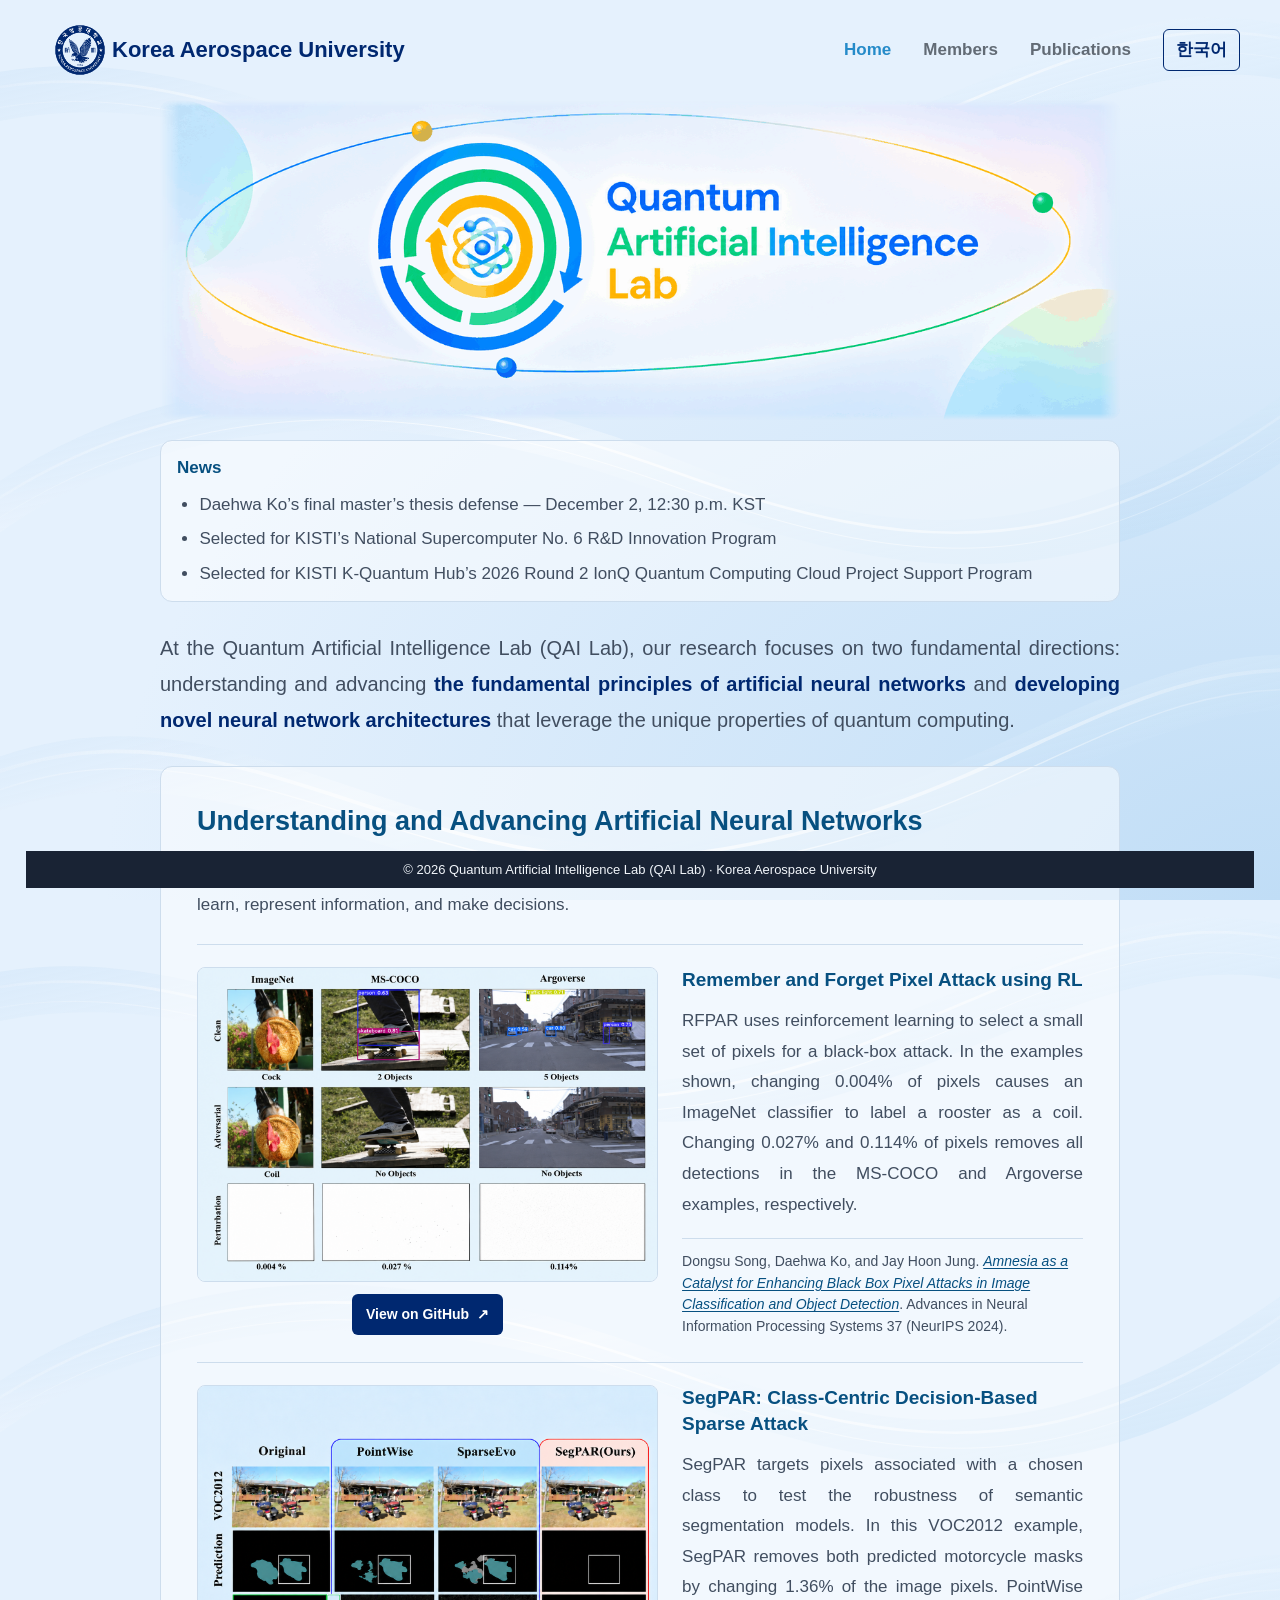
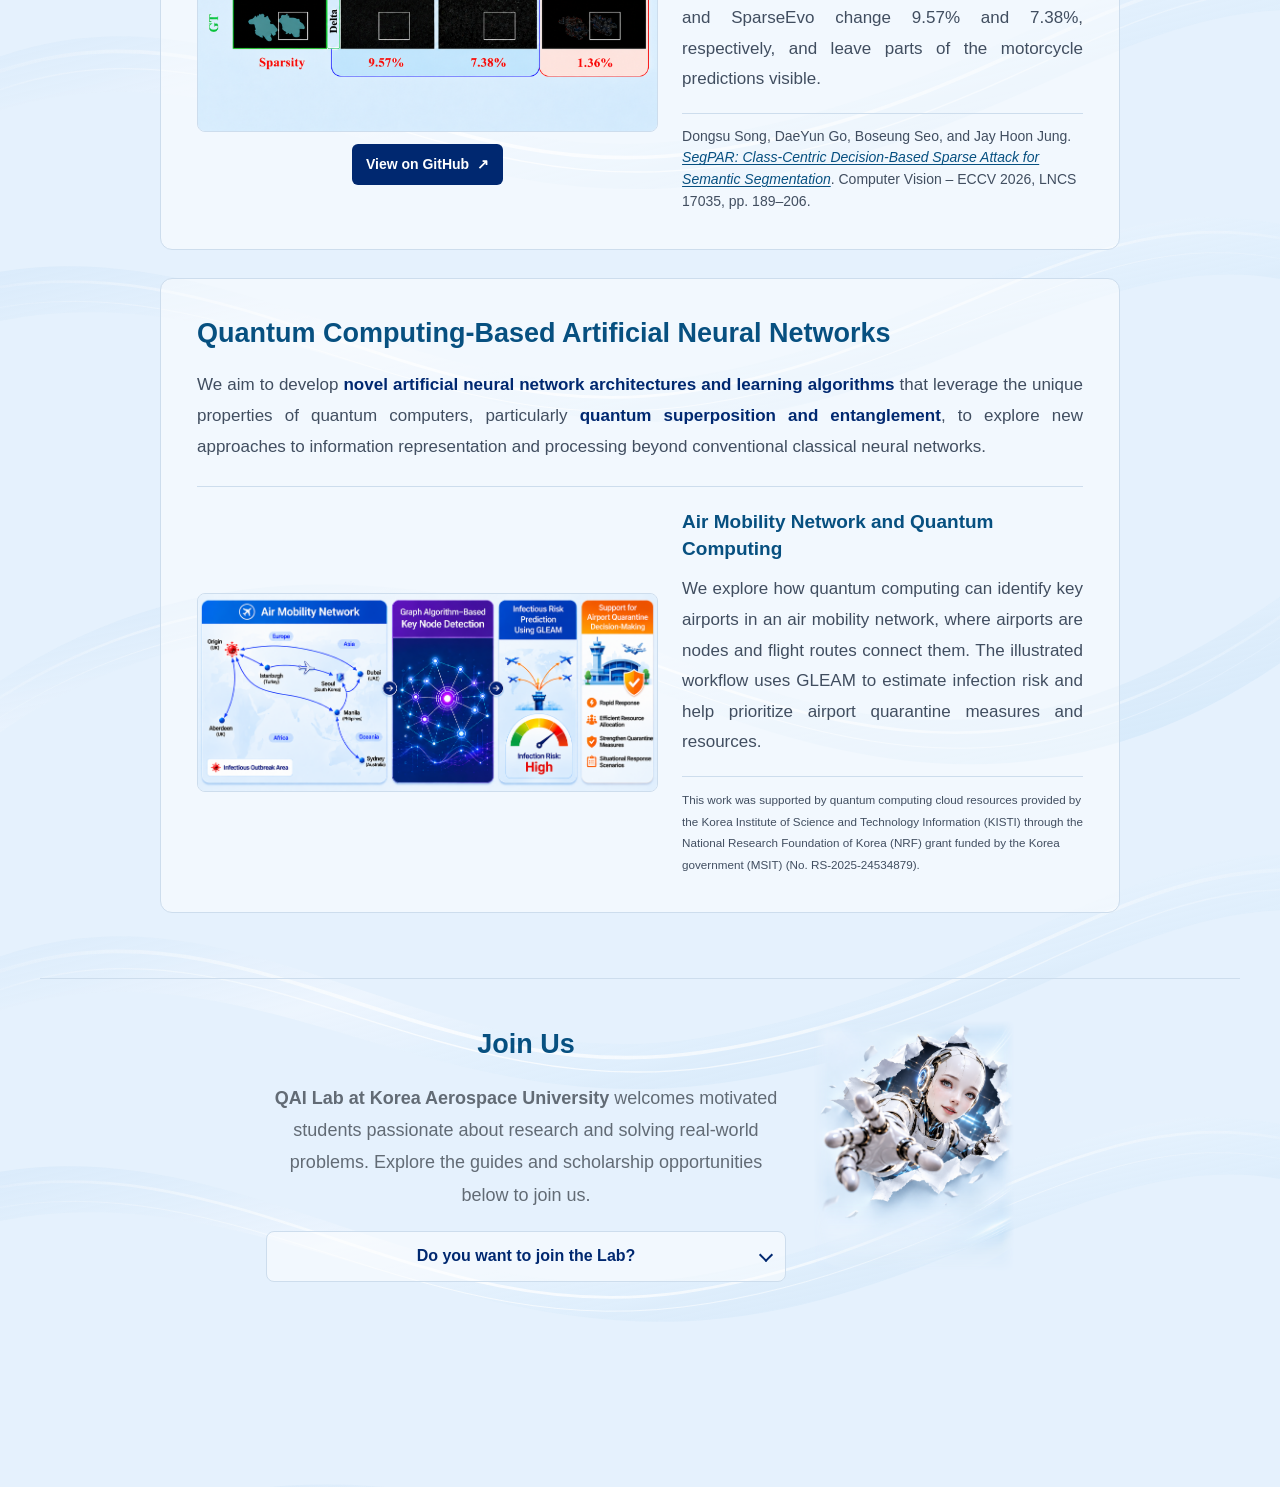
<file: index.html>
<!doctype html>
<html lang="en">
<head>
  <meta charset="utf-8">
  <meta name="viewport" content="width=device-width, initial-scale=1">
  <meta name="description" content="Quantum Artificial Intelligence Lab — QAI Lab.">
  <title>QAI Lab | Quantum Artificial Intelligence Lab</title>
  <link rel="stylesheet" href="assets/css/styles.css">
</head>
<body>
  <a class="skip-link" href="#main">Skip to content</a>
  <header class="site-header">
    <div class="container header-inner">
      <a class="brand" href="https://www.kau.ac.kr/" aria-label="Korea Aerospace University official website">
        <img src="assets/images/kau-emblem.png" width="80" height="80" alt="한국항공대학교 Korea Aerospace University">
        <span>Korea Aerospace University</span>
      </a>
      <nav aria-label="Main navigation">
        <ul class="nav-links">
          <li><a href="#home" aria-current="page">Home</a></li>
          <li><a href="members.html">Members</a></li>
          <li><a href="publications.html">Publications</a></li>
          <li><a class="language-switch" href="ko/index.html" hreflang="ko" lang="ko">한국어</a></li>
        </ul>
      </nav>
    </div>
  </header>
  <main id="main">
    <section class="hero" id="home" aria-label="Quantum Artificial Intelligence Lab">
      <img src="assets/images/QAI_Lab_orbiting_beads.gif" width="1392" height="464" fetchpriority="high" alt="Quantum Artificial Intelligence Lab">
    </section>
    <aside class="home-news container" aria-label="Lab news">
      <div class="home-news-box">
        <strong class="home-news-label">News</strong>
        <ul class="home-news-items" role="list">
          <li class="home-news-message">Daehwa Ko’s final master’s thesis defense — <time datetime="2026-12-02T12:30:00+09:00">December 2, 12:30 p.m. KST</time></li>
          <li class="home-news-message">Selected for KISTI’s National Supercomputer No. 6 R&amp;D Innovation Program</li>
          <li class="home-news-message">Selected for KISTI K-Quantum Hub’s 2026 Round 2 IonQ Quantum Computing Cloud Project Support Program</li>
        </ul>
      </div>
    </aside>
    <section class="intro container" aria-label="About the lab">
      <p class="intro-lead">At the Quantum Artificial Intelligence Lab (QAI Lab), our research focuses on two fundamental directions: understanding and advancing <strong>the fundamental principles of artificial neural networks</strong> and <strong>developing novel neural network architectures</strong> that leverage the unique properties of quantum computing.</p>

      <section class="research-direction" aria-labelledby="research-neural">
        <h2 id="research-neural">Understanding and Advancing Artificial Neural Networks</h2>
        <p>We investigate the fundamental operating principles of artificial neural networks to gain deeper insights into how they learn, represent information, and make decisions.</p>

        <section class="research-topic research-teaser" aria-labelledby="research-rfpar">
          <div class="research-teaser-media">
            <a class="research-teaser-image" href="assets/images/rfpar.png" target="_blank" rel="noopener" aria-label="Open the full-size RFPAR image in a new tab">
              <img src="assets/images/rfpar.png" width="1520" height="1034" loading="lazy" alt="RFPAR examples showing clean images, adversarial results, and sparse pixel perturbations on ImageNet, MS-COCO, and Argoverse.">
            </a>
            <a class="research-teaser-link" href="https://github.com/KAU-QuantumAILab/RFPAR">View on GitHub <span aria-hidden="true">↗</span></a>
          </div>
          <div>
            <h3 id="research-rfpar">Remember and Forget Pixel Attack using RL</h3>
            <p>RFPAR uses reinforcement learning to select a small set of pixels for a black-box attack. In the examples shown, changing 0.004% of pixels causes an ImageNet classifier to label a rooster as a coil. Changing 0.027% and 0.114% of pixels removes all detections in the MS-COCO and Argoverse examples, respectively.</p>
            <p class="research-teaser-citation">Dongsu Song, Daehwa Ko, and Jay Hoon Jung. <cite><a href="https://proceedings.nips.cc/paper_files/paper/2024/hash/9e770fcdb456400325c11d58b3a04d08-Abstract-Conference.html">Amnesia as a Catalyst for Enhancing Black Box Pixel Attacks in Image Classification and Object Detection</a></cite>. Advances in Neural Information Processing Systems 37 (NeurIPS 2024).</p>
          </div>
        </section>

        <section class="research-topic research-teaser" aria-labelledby="research-segpar">
          <div class="research-teaser-media">
            <a class="research-teaser-image" href="assets/images/eccv2.png" target="_blank" rel="noopener" aria-label="Open the full-size SegPAR image in a new tab">
              <img src="assets/images/eccv2.png" width="1446" height="800" loading="lazy" alt="VOC2012 comparison showing the original segmentation and results after PointWise, SparseEvo, and SegPAR attacks.">
            </a>
            <a class="research-teaser-link" href="https://github.com/KAU-QuantumAILab/SegPAR">View on GitHub <span aria-hidden="true">↗</span></a>
          </div>
          <div>
            <h3 id="research-segpar">SegPAR: Class-Centric Decision-Based Sparse Attack</h3>
            <p>SegPAR targets pixels associated with a chosen class to test the robustness of semantic segmentation models. In this VOC2012 example, SegPAR removes both predicted motorcycle masks by changing 1.36% of the image pixels. PointWise and SparseEvo change 9.57% and 7.38%, respectively, and leave parts of the motorcycle predictions visible.</p>
            <p class="research-teaser-citation">Dongsu Song, DaeYun Go, Boseung Seo, and Jay Hoon Jung. <cite><a href="https://arxiv.org/abs/2608.11285">SegPAR: Class-Centric Decision-Based Sparse Attack for Semantic Segmentation</a></cite>. Computer Vision – ECCV 2026, LNCS 17035, pp. 189–206.</p>
          </div>
        </section>
      </section>

      <section class="research-direction" aria-labelledby="research-quantum">
        <h2 id="research-quantum">Quantum Computing-Based Artificial Neural Networks</h2>
        <p>We aim to develop <strong>novel artificial neural network architectures and learning algorithms</strong> that leverage the unique properties of quantum computers, particularly <strong>quantum superposition and entanglement</strong>, to explore new approaches to information representation and processing beyond conventional classical neural networks.</p>
        <section class="research-topic research-teaser" aria-labelledby="research-qai-algorithm">
          <div class="research-teaser-media research-teaser-media-centered">
            <a class="research-teaser-image" href="assets/images/QAI-Algorithm.png" target="_blank" rel="noopener" aria-label="Open the full-size QAI Algorithm image in a new tab">
              <img src="assets/images/QAI-Algorithm.png" width="1918" height="820" loading="lazy" alt="Workflow linking an air mobility network, graph-based identification of key airports, GLEAM infection risk estimates, and airport quarantine decisions.">
            </a>
          </div>
          <div>
            <h3 id="research-qai-algorithm">Air Mobility Network and Quantum Computing</h3>
            <p>We explore how quantum computing can identify key airports in an air mobility network, where airports are nodes and flight routes connect them. The illustrated workflow uses GLEAM to estimate infection risk and help prioritize airport quarantine measures and resources.</p>
            <p class="research-teaser-citation"><small>This work was supported by quantum computing cloud resources provided by the Korea Institute of Science and Technology Information (KISTI) through the National Research Foundation of Korea (NRF) grant funded by the Korea government (MSIT) (No. RS-2025-24534879).</small></p>
          </div>
        </section>
      </section>
    </section>
    <div class="content-sections container">
      <section class="content-section join-us-layout" id="join-us" aria-labelledby="join-us-title">
        <div>
          <h2 id="join-us-title">Join Us</h2>
          <p><strong>QAI Lab at Korea Aerospace University</strong> welcomes motivated students passionate about research and solving real-world problems. Explore the guides and scholarship opportunities below to join us.</p>
          <details class="join-us-contact">
            <summary>Do you want to join the Lab?</summary>
            <div class="join-us-contact-info">
              Contact Prof. Jung at KAU (정재훈)<br>
              <a href="mailto:jhjung@kau.ac.kr">jhjung@kau.ac.kr</a>
            </div>
          </details>
        </div>
        <img src="assets/images/join-us.png" width="1086" height="1448" loading="lazy" alt="A humanoid robot reaching out through an opening.">
      </section>
    </div>
  </main>
  <footer class="site-footer">
    <p>© 2026 Quantum Artificial Intelligence Lab (QAI Lab) · Korea Aerospace University</p>
  </footer>
</body>
</html>
</file>
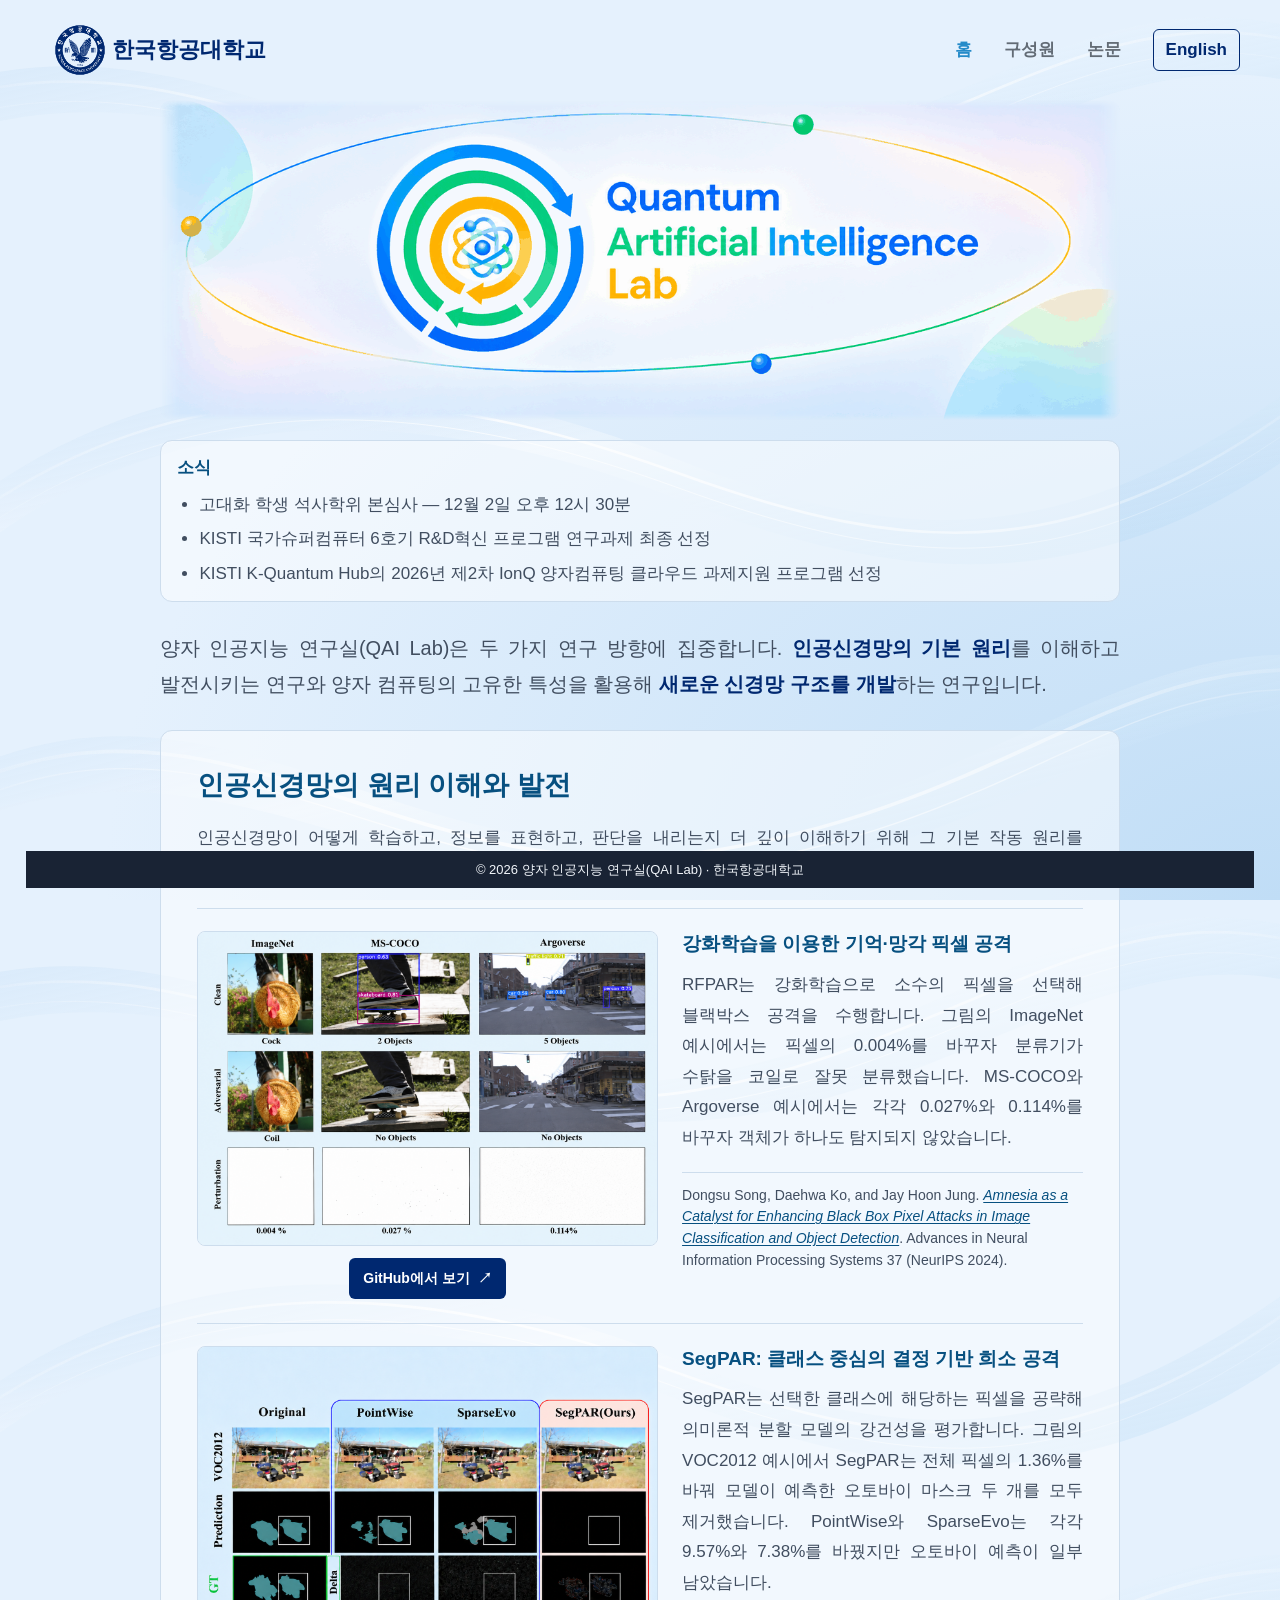
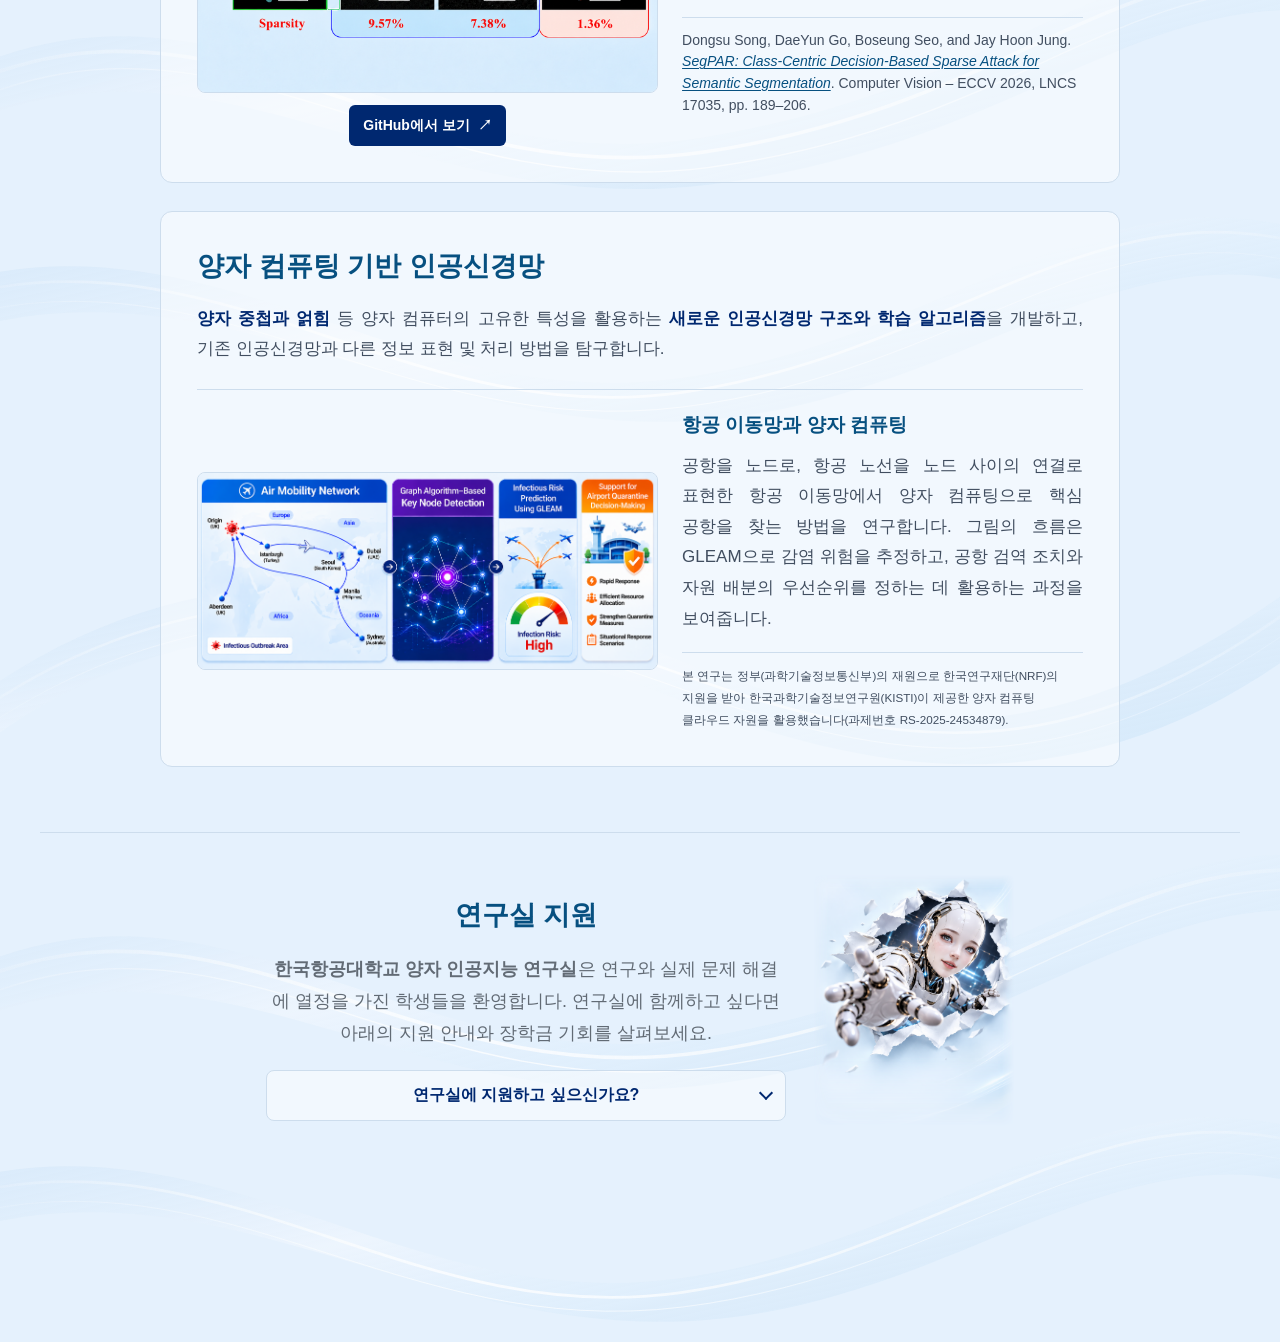
<file: ko/index.html>
<!doctype html>
<html lang="ko">
<head>
  <meta charset="utf-8">
  <meta name="viewport" content="width=device-width, initial-scale=1">
  <meta name="description" content="한국항공대학교 양자 인공지능 연구실(QAI Lab)입니다.">
  <title>QAI Lab | 양자 인공지능 연구실</title>
  <link rel="stylesheet" href="../assets/css/styles.css">
</head>
<body>
  <a class="skip-link" href="#main">본문 바로가기</a>
  <header class="site-header">
    <div class="container header-inner">
      <a class="brand" href="https://www.kau.ac.kr/" aria-label="한국항공대학교 공식 홈페이지">
        <img src="../assets/images/kau-emblem.png" width="80" height="80" alt="한국항공대학교 로고">
        <span>한국항공대학교</span>
      </a>
      <nav aria-label="주 메뉴">
        <ul class="nav-links">
          <li><a href="#home" aria-current="page">홈</a></li>
          <li><a href="members.html">구성원</a></li>
          <li><a href="publications.html">논문</a></li>
          <li><a class="language-switch" href="../index.html" hreflang="en" lang="en">English</a></li>
        </ul>
      </nav>
    </div>
  </header>
  <main id="main">
    <section class="hero" id="home" aria-label="양자 인공지능 연구실">
      <img src="../assets/images/QAI_Lab_orbiting_beads.gif" width="1392" height="464" fetchpriority="high" alt="양자 인공지능 연구실 배너">
    </section>
    <aside class="home-news container" aria-label="연구실 소식">
      <div class="home-news-box">
        <strong class="home-news-label">소식</strong>
        <ul class="home-news-items" role="list">
          <li class="home-news-message">고대화 학생 석사학위 본심사 — <time datetime="2026-12-02T12:30:00+09:00">12월 2일 오후 12시 30분</time></li>
          <li class="home-news-message">KISTI 국가슈퍼컴퓨터 6호기 R&amp;D혁신 프로그램 연구과제 최종 선정</li>
          <li class="home-news-message">KISTI K-Quantum Hub의 2026년 제2차 IonQ 양자컴퓨팅 클라우드 과제지원 프로그램 선정</li>
        </ul>
      </div>
    </aside>
    <section class="intro container" aria-label="연구실 소개">
      <p class="intro-lead">양자 인공지능 연구실(QAI Lab)은 두 가지 연구 방향에 집중합니다. <strong>인공신경망의 기본 원리</strong>를 이해하고 발전시키는 연구와 양자 컴퓨팅의 고유한 특성을 활용해 <strong>새로운 신경망 구조를 개발</strong>하는 연구입니다.</p>

      <section class="research-direction" aria-labelledby="research-neural">
        <h2 id="research-neural">인공신경망의 원리 이해와 발전</h2>
        <p>인공신경망이 어떻게 학습하고, 정보를 표현하고, 판단을 내리는지 더 깊이 이해하기 위해 그 기본 작동 원리를 연구합니다.</p>

        <section class="research-topic research-teaser" aria-labelledby="research-rfpar">
          <div class="research-teaser-media">
            <a class="research-teaser-image" href="../assets/images/rfpar.png" target="_blank" rel="noopener" aria-label="RFPAR 원본 이미지를 새 탭에서 열기">
              <img src="../assets/images/rfpar.png" width="1520" height="1034" loading="lazy" alt="ImageNet, MS-COCO, Argoverse의 원본 이미지와 RFPAR 공격 결과, 그리고 변경된 픽셀을 비교한 그림.">
            </a>
            <a class="research-teaser-link" href="https://github.com/KAU-QuantumAILab/RFPAR">GitHub에서 보기 <span aria-hidden="true">↗</span></a>
          </div>
          <div>
            <h3 id="research-rfpar">강화학습을 이용한 기억·망각 픽셀 공격</h3>
            <p>RFPAR는 강화학습으로 소수의 픽셀을 선택해 블랙박스 공격을 수행합니다. 그림의 ImageNet 예시에서는 픽셀의 0.004%를 바꾸자 분류기가 수탉을 코일로 잘못 분류했습니다. MS-COCO와 Argoverse 예시에서는 각각 0.027%와 0.114%를 바꾸자 객체가 하나도 탐지되지 않았습니다.</p>
            <p class="research-teaser-citation" lang="en">Dongsu Song, Daehwa Ko, and Jay Hoon Jung. <cite><a href="https://proceedings.nips.cc/paper_files/paper/2024/hash/9e770fcdb456400325c11d58b3a04d08-Abstract-Conference.html">Amnesia as a Catalyst for Enhancing Black Box Pixel Attacks in Image Classification and Object Detection</a></cite>. Advances in Neural Information Processing Systems 37 (NeurIPS 2024).</p>
          </div>
        </section>

        <section class="research-topic research-teaser" aria-labelledby="research-segpar">
          <div class="research-teaser-media">
            <a class="research-teaser-image" href="../assets/images/eccv2.png" target="_blank" rel="noopener" aria-label="SegPAR 원본 이미지를 새 탭에서 열기">
              <img src="../assets/images/eccv2.png" width="1446" height="800" loading="lazy" alt="VOC2012의 원본 분할 결과와 PointWise, SparseEvo, SegPAR 공격 이후의 결과를 비교한 그림.">
            </a>
            <a class="research-teaser-link" href="https://github.com/KAU-QuantumAILab/SegPAR">GitHub에서 보기 <span aria-hidden="true">↗</span></a>
          </div>
          <div>
            <h3 id="research-segpar">SegPAR: 클래스 중심의 결정 기반 희소 공격</h3>
            <p>SegPAR는 선택한 클래스에 해당하는 픽셀을 공략해 의미론적 분할 모델의 강건성을 평가합니다. 그림의 VOC2012 예시에서 SegPAR는 전체 픽셀의 1.36%를 바꿔 모델이 예측한 오토바이 마스크 두 개를 모두 제거했습니다. PointWise와 SparseEvo는 각각 9.57%와 7.38%를 바꿨지만 오토바이 예측이 일부 남았습니다.</p>
            <p class="research-teaser-citation" lang="en">Dongsu Song, DaeYun Go, Boseung Seo, and Jay Hoon Jung. <cite><a href="https://arxiv.org/abs/2608.11285">SegPAR: Class-Centric Decision-Based Sparse Attack for Semantic Segmentation</a></cite>. Computer Vision – ECCV 2026, LNCS 17035, pp. 189–206.</p>
          </div>
        </section>
      </section>

      <section class="research-direction" aria-labelledby="research-quantum">
        <h2 id="research-quantum">양자 컴퓨팅 기반 인공신경망</h2>
        <p><strong>양자 중첩과 얽힘</strong> 등 양자 컴퓨터의 고유한 특성을 활용하는 <strong>새로운 인공신경망 구조와 학습 알고리즘</strong>을 개발하고, 기존 인공신경망과 다른 정보 표현 및 처리 방법을 탐구합니다.</p>
        <section class="research-topic research-teaser" aria-labelledby="research-qai-algorithm">
          <div class="research-teaser-media research-teaser-media-centered">
            <a class="research-teaser-image" href="../assets/images/QAI-Algorithm.png" target="_blank" rel="noopener" aria-label="QAI 알고리즘 원본 이미지를 새 탭에서 열기">
              <img src="../assets/images/QAI-Algorithm.png" width="1918" height="820" loading="lazy" alt="항공 이동망 분석에서 그래프 기반 핵심 공항 식별, GLEAM 감염 위험 추정, 공항 검역 의사결정으로 이어지는 흐름.">
            </a>
          </div>
          <div>
            <h3 id="research-qai-algorithm">항공 이동망과 양자 컴퓨팅</h3>
            <p>공항을 노드로, 항공 노선을 노드 사이의 연결로 표현한 항공 이동망에서 양자 컴퓨팅으로 핵심 공항을 찾는 방법을 연구합니다. 그림의 흐름은 GLEAM으로 감염 위험을 추정하고, 공항 검역 조치와 자원 배분의 우선순위를 정하는 데 활용하는 과정을 보여줍니다.</p>
            <p class="research-teaser-citation"><small>본 연구는 정부(과학기술정보통신부)의 재원으로 한국연구재단(NRF)의 지원을 받아 한국과학기술정보연구원(KISTI)이 제공한 양자 컴퓨팅 클라우드 자원을 활용했습니다(과제번호 RS-2025-24534879).</small></p>
          </div>
        </section>
      </section>
    </section>
    <div class="content-sections container">
      <section class="content-section join-us-layout" id="join-us" aria-labelledby="join-us-title">
        <div>
          <h2 id="join-us-title">연구실 지원</h2>
          <p><strong>한국항공대학교 양자 인공지능 연구실</strong>은 연구와 실제 문제 해결에 열정을 가진 학생들을 환영합니다. 연구실에 함께하고 싶다면 아래의 지원 안내와 장학금 기회를 살펴보세요.</p>
          <details class="join-us-contact">
            <summary>연구실에 지원하고 싶으신가요?</summary>
            <div class="join-us-contact-info">
              한국항공대학교 정재훈 교수에게 문의하기<br>
              <a href="mailto:jhjung@kau.ac.kr">jhjung@kau.ac.kr</a>
            </div>
          </details>
        </div>
        <img src="../assets/images/join-us.png" width="1086" height="1448" loading="lazy" alt="종이가 찢어진 틈 사이로 손을 내미는 휴머노이드 로봇.">
      </section>
    </div>
  </main>
  <footer class="site-footer">
    <p>© 2026 양자 인공지능 연구실(QAI Lab) · 한국항공대학교</p>
  </footer>
</body>
</html>
</file>
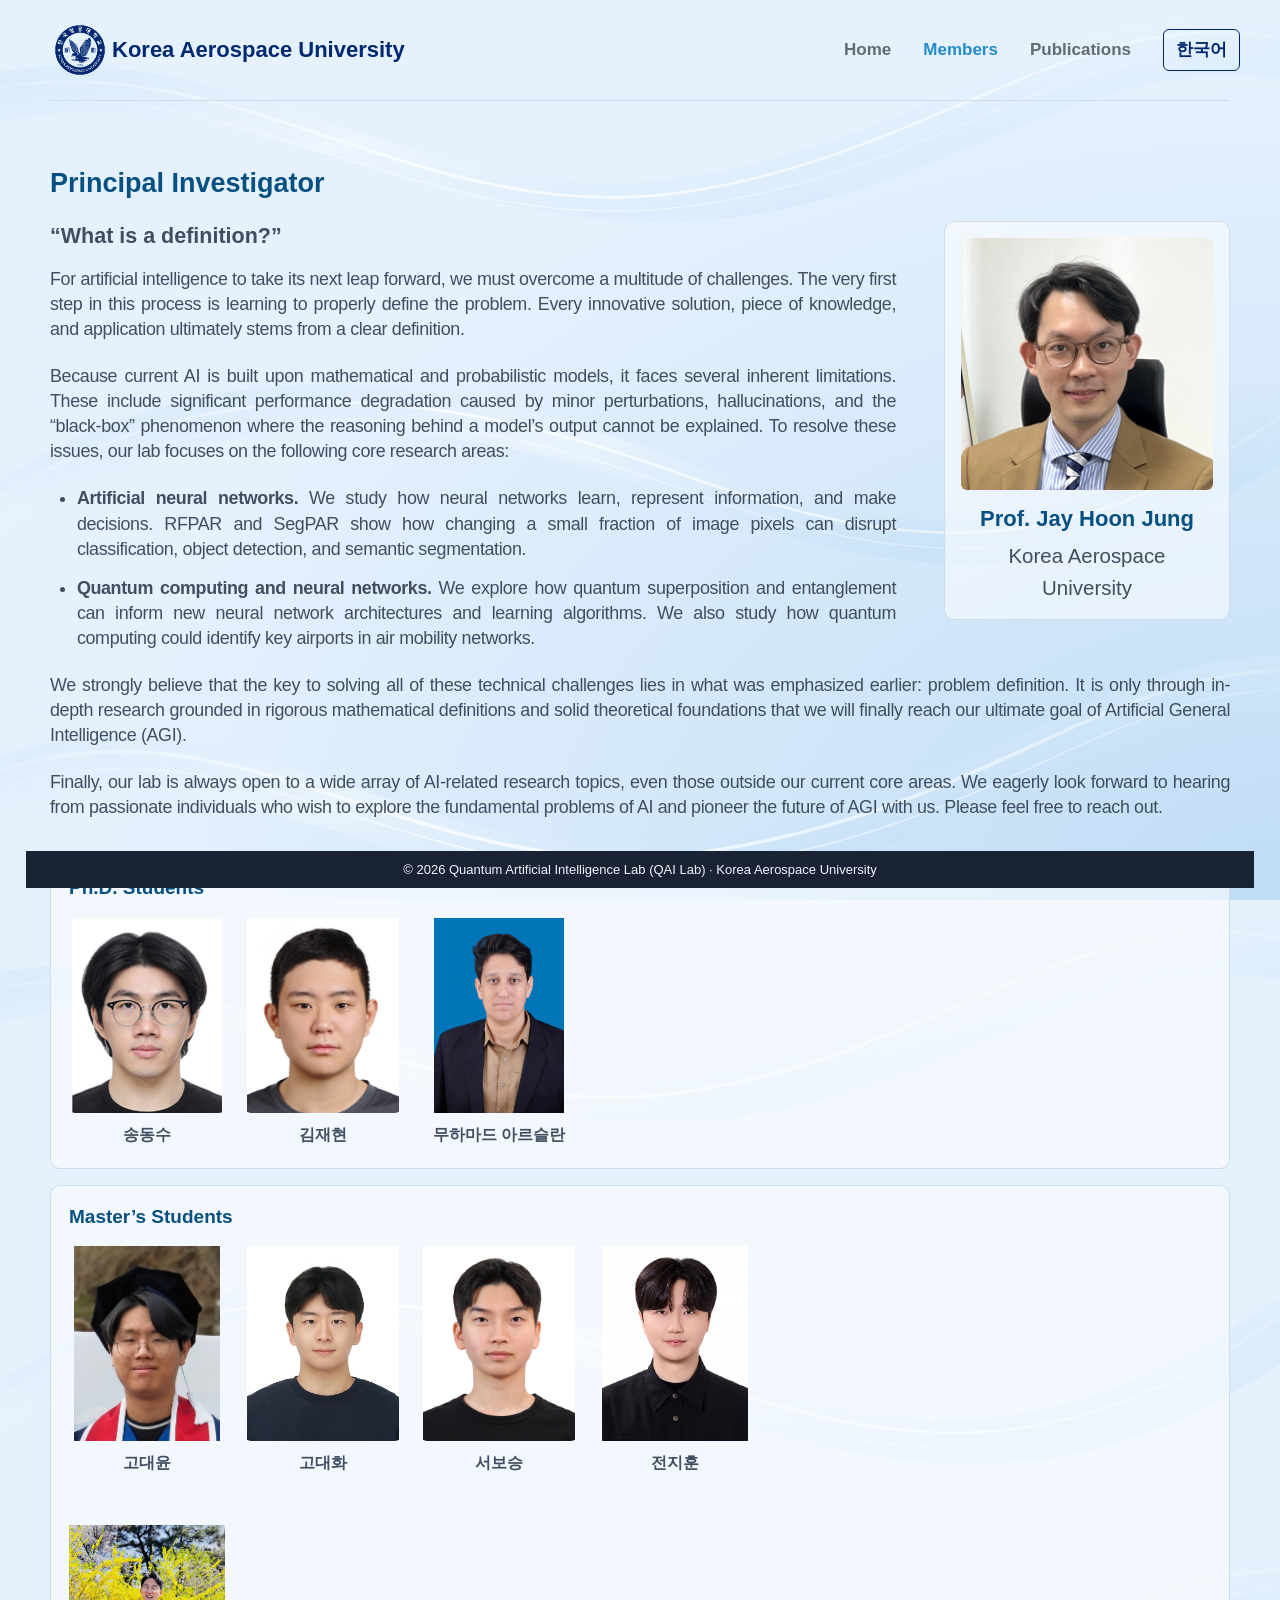
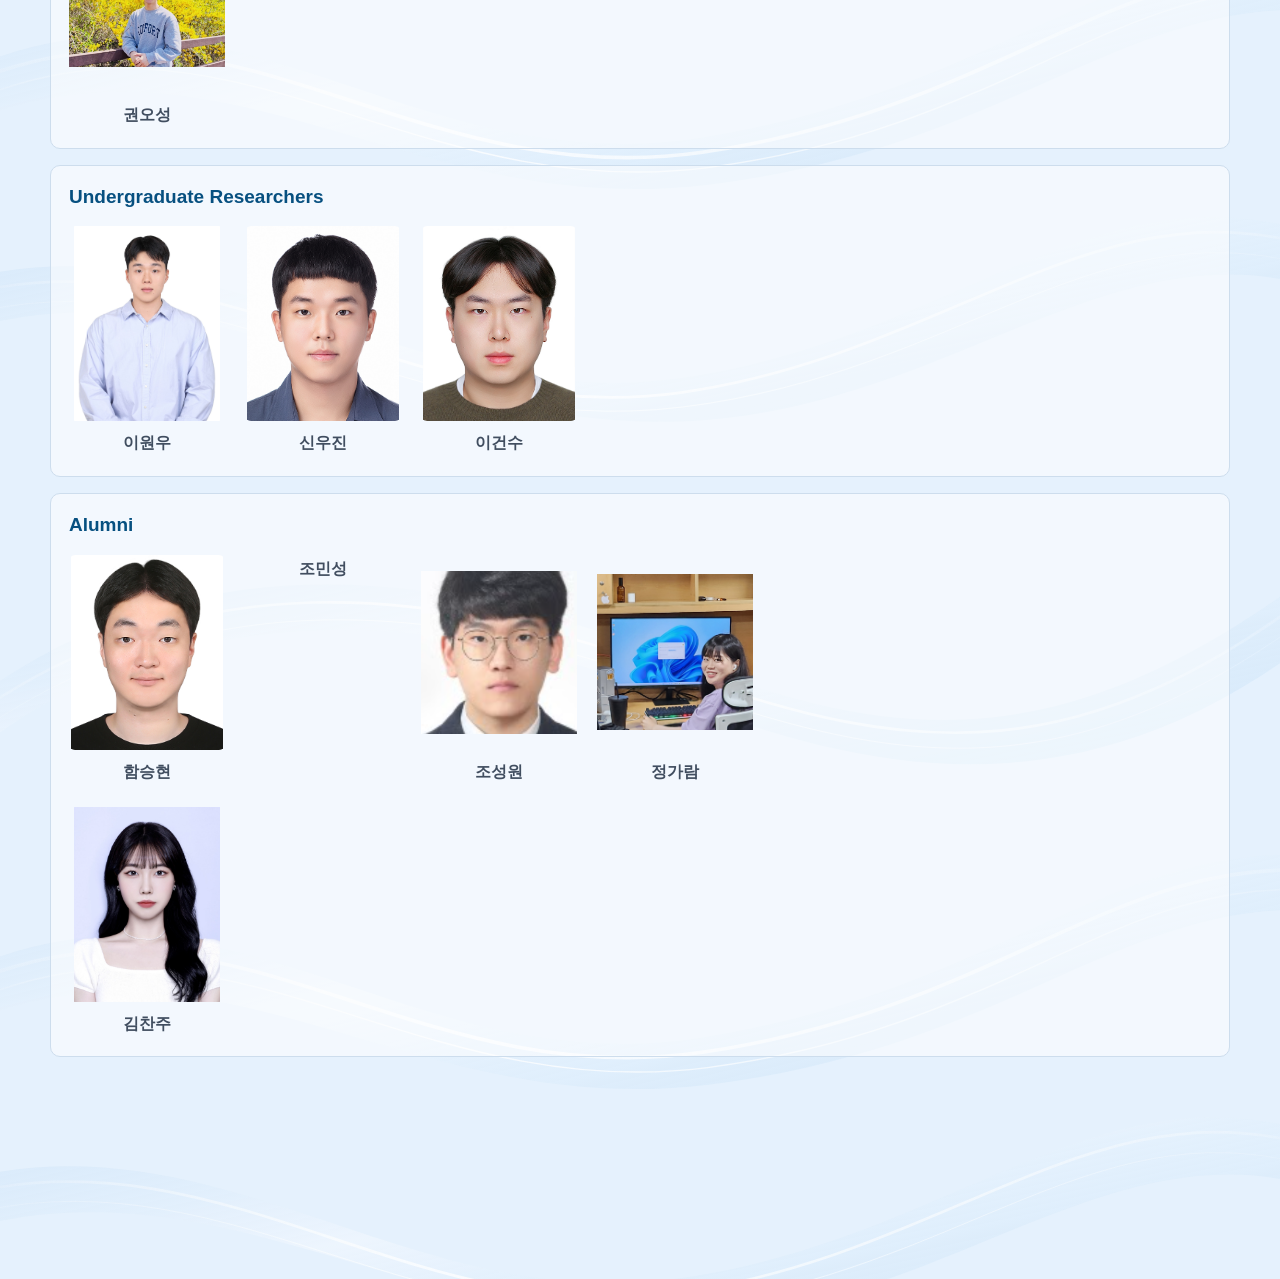
<file: members.html>
<!doctype html>
<html lang="en">
<head>
  <meta charset="utf-8">
  <meta name="viewport" content="width=device-width, initial-scale=1">
  <meta name="description" content="Quantum Artificial Intelligence Lab — QAI Lab.">
  <title>Members | QAI Lab</title>
  <link rel="stylesheet" href="assets/css/styles.css">
</head>
<body>
  <a class="skip-link" href="#main">Skip to content</a>
  <header class="site-header">
    <div class="container header-inner">
      <a class="brand" href="https://www.kau.ac.kr/" aria-label="Korea Aerospace University official website">
        <img src="assets/images/kau-emblem.png" width="80" height="80" alt="한국항공대학교 Korea Aerospace University">
        <span>Korea Aerospace University</span>
      </a>
      <nav aria-label="Main navigation">
        <ul class="nav-links">
          <li><a href="index.html#home">Home</a></li>
          <li><a href="members.html" aria-current="page">Members</a></li>
          <li><a href="publications.html">Publications</a></li>
          <li><a class="language-switch" href="ko/members.html" hreflang="ko" lang="ko">한국어</a></li>
        </ul>
      </nav>
    </div>
  </header>
  <main id="main" class="content-sections container">
    <section class="members-section" id="members" aria-label="Members">
      <section class="member-lead" aria-labelledby="principal-investigator">
        <h1 id="principal-investigator">Principal Investigator</h1>
        <div class="members-story member-lead-layout">
          <aside class="member-profile" aria-labelledby="profile-title">
            <img src="assets/images/members/J.png" width="250" height="250" alt="Portrait of Prof. Jay Hoon Jung">
            <h3 id="profile-title">Prof. Jay Hoon Jung</h3>
            <p>Korea Aerospace University</p>
          </aside>
          <h3 class="members-research-title">“What is a definition?”</h3>
          <p>For artificial intelligence to take its next leap forward, we must overcome a multitude of challenges. The very first step in this process is learning to properly define the problem. Every innovative solution, piece of knowledge, and application ultimately stems from a clear definition.</p>
          <p>Because current AI is built upon mathematical and probabilistic models, it faces several inherent limitations. These include significant performance degradation caused by minor perturbations, hallucinations, and the “black-box” phenomenon where the reasoning behind a model’s output cannot be explained. To resolve these issues, our lab focuses on the following core research areas:</p>
          <ul>
            <li><strong>Artificial neural networks.</strong> We study how neural networks learn, represent information, and make decisions. RFPAR and SegPAR show how changing a small fraction of image pixels can disrupt classification, object detection, and semantic segmentation.</li>
            <li><strong>Quantum computing and neural networks.</strong> We explore how quantum superposition and entanglement can inform new neural network architectures and learning algorithms. We also study how quantum computing could identify key airports in air mobility networks.</li>
          </ul>
          <p>We strongly believe that the key to solving all of these technical challenges lies in what was emphasized earlier: problem definition. It is only through in-depth research grounded in rigorous mathematical definitions and solid theoretical foundations that we will finally reach our ultimate goal of Artificial General Intelligence (AGI).</p>
          <p>Finally, our lab is always open to a wide array of AI-related research topics, even those outside our current core areas. We eagerly look forward to hearing from passionate individuals who wish to explore the fundamental problems of AI and pioneer the future of AGI with us. Please feel free to reach out.</p>
        </div>
      </section>
      <div class="member-groups member-directory">
        <section class="member-group" aria-labelledby="phd-students">
          <h2 id="phd-students">Ph.D. Students</h2>
          <ul class="member-roster" role="list">
            <li>
              <img src="assets/images/members/%EC%86%A1%EB%8F%99%EC%88%98.png" width="156" height="195" alt="" loading="lazy">
              <span lang="ko">송동수</span>
            </li>
            <li>
              <img src="assets/images/members/%EA%B9%80%EC%9E%AC%ED%98%84.jpg" width="156" height="195" alt="" loading="lazy">
              <span lang="ko">김재현</span>
            </li>
            <li>
              <img src="assets/images/members/arslan.jpg" width="156" height="195" alt="" loading="lazy">
              <span lang="ko">무하마드 아르슬란</span>
            </li>
          </ul>
        </section>
        <section class="member-group" aria-labelledby="masters-students">
          <h2 id="masters-students">Master’s Students</h2>
          <ul class="member-roster" role="list">
            <li>
              <img src="assets/images/members/%EA%B3%A0%EB%8C%80%EC%9C%A4.jpg" width="156" height="195" alt="" loading="lazy">
              <span lang="ko">고대윤</span>
            </li>
            <li>
              <img src="assets/images/members/%EA%B3%A0%EB%8C%80%ED%99%94.jpg" width="156" height="195" alt="" loading="lazy">
              <span lang="ko">고대화</span>
            </li>
            <li>
              <img src="assets/images/members/%EC%84%9C%EB%B3%B4%EC%8A%B9.jpg" width="156" height="195" alt="" loading="lazy">
              <span lang="ko">서보승</span>
            </li>
            <li>
              <img src="assets/images/members/%EC%A0%84%EC%A7%80%ED%9B%88.jpg" width="156" height="195" alt="" loading="lazy">
              <span lang="ko">전지훈</span>
            </li>
            <li>
              <img src="assets/images/members/ohseong.jpg" width="156" height="195" alt="" loading="lazy">
              <span lang="ko">권오성</span>
            </li>
          </ul>
        </section>
        <section class="member-group" aria-labelledby="undergraduate-researchers">
          <h2 id="undergraduate-researchers">Undergraduate Researchers</h2>
          <ul class="member-roster" role="list">
            <li>
              <img src="assets/images/members/%EC%9D%B4%EC%9B%90%EC%9A%B0.jpg" width="156" height="195" alt="" loading="lazy">
              <span lang="ko">이원우</span>
            </li>
            <li>
              <img src="assets/images/members/%EC%8B%A0%EC%9A%B0%EC%A7%84.jpg" width="156" height="195" alt="" loading="lazy">
              <span lang="ko">신우진</span>
            </li>
            <li>
              <img src="assets/images/members/keonsoo.jpg" width="156" height="195" alt="" loading="lazy">
              <span lang="ko">이건수</span>
            </li>
          </ul>
        </section>
        <section class="member-group" aria-labelledby="alumni">
          <h2 id="alumni">Alumni</h2>
          <ul class="member-roster" role="list">
            <li>
              <img src="assets/images/members/%ED%95%A8%EC%8A%B9%ED%98%84.png" width="156" height="195" alt="" loading="lazy">
              <span lang="ko">함승현</span>
            </li>
            <li>
              <span lang="ko">조민성</span>
            </li>
            <li>
              <img src="assets/images/members/sungwon.png" width="156" height="195" alt="" loading="lazy">
              <span lang="ko">조성원</span>
            </li>
            <li>
              <img src="assets/images/members/garam.jpg" width="156" height="195" alt="" loading="lazy">
              <span lang="ko">정가람</span>
            </li>
            <li>
              <img src="assets/images/members/chanju.jpg" width="156" height="195" alt="" loading="lazy">
              <span lang="ko">김찬주</span>
            </li>
          </ul>
        </section>
      </div>
    </section>
  </main>
  <footer class="site-footer">
    <p>© 2026 Quantum Artificial Intelligence Lab (QAI Lab) · Korea Aerospace University</p>
  </footer>
</body>
</html>
</file>
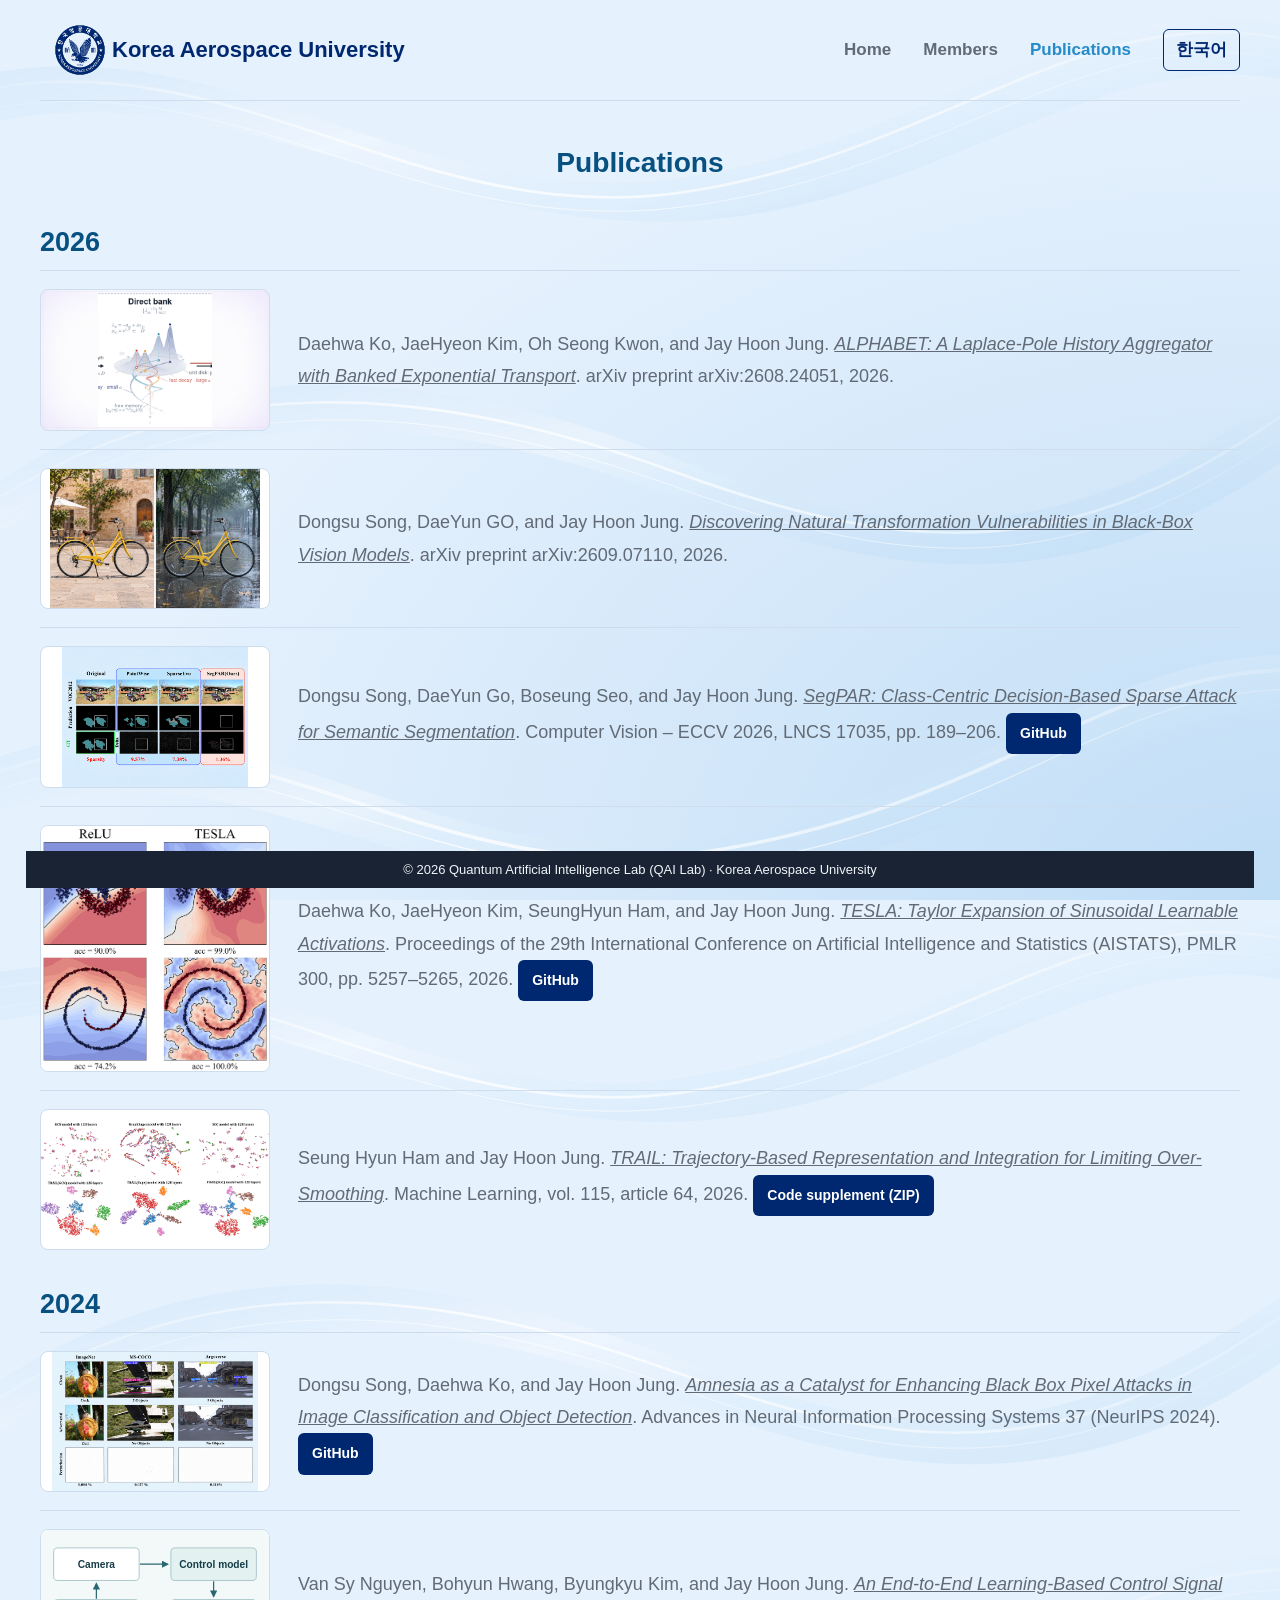
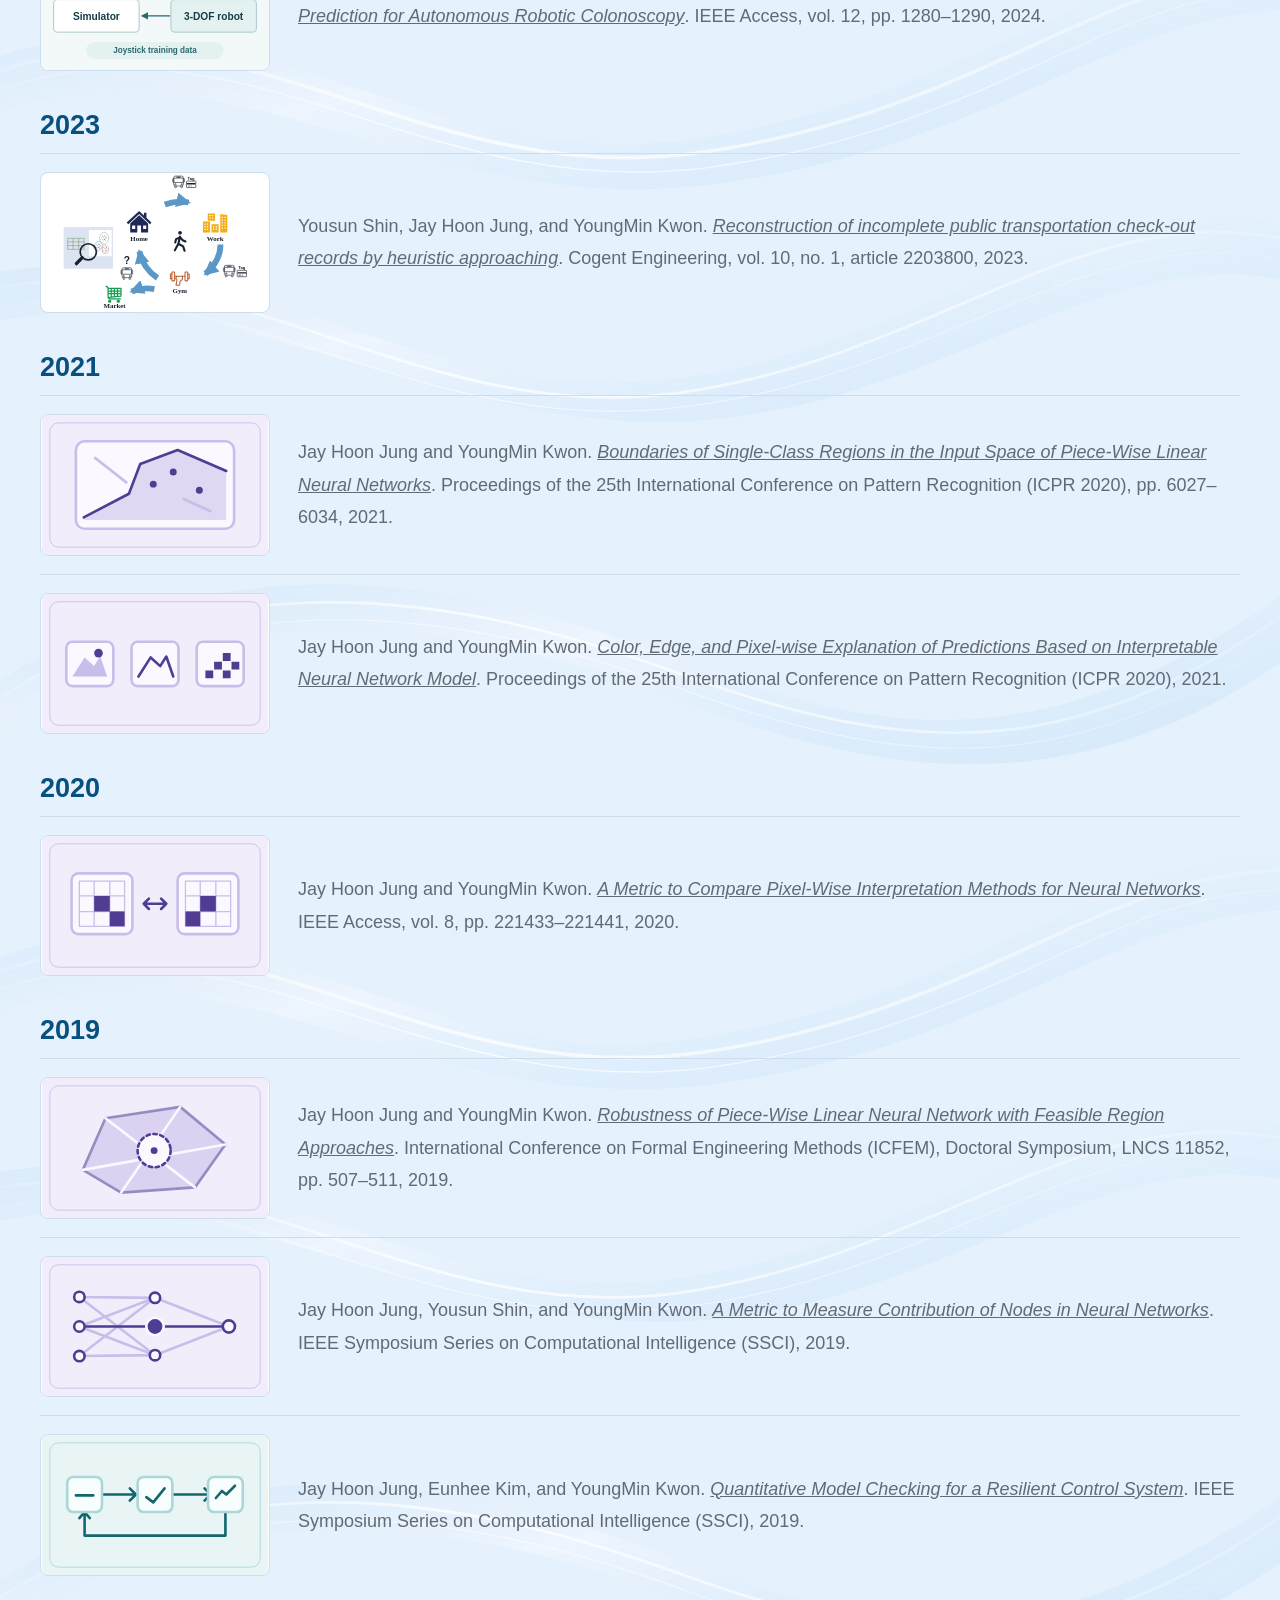
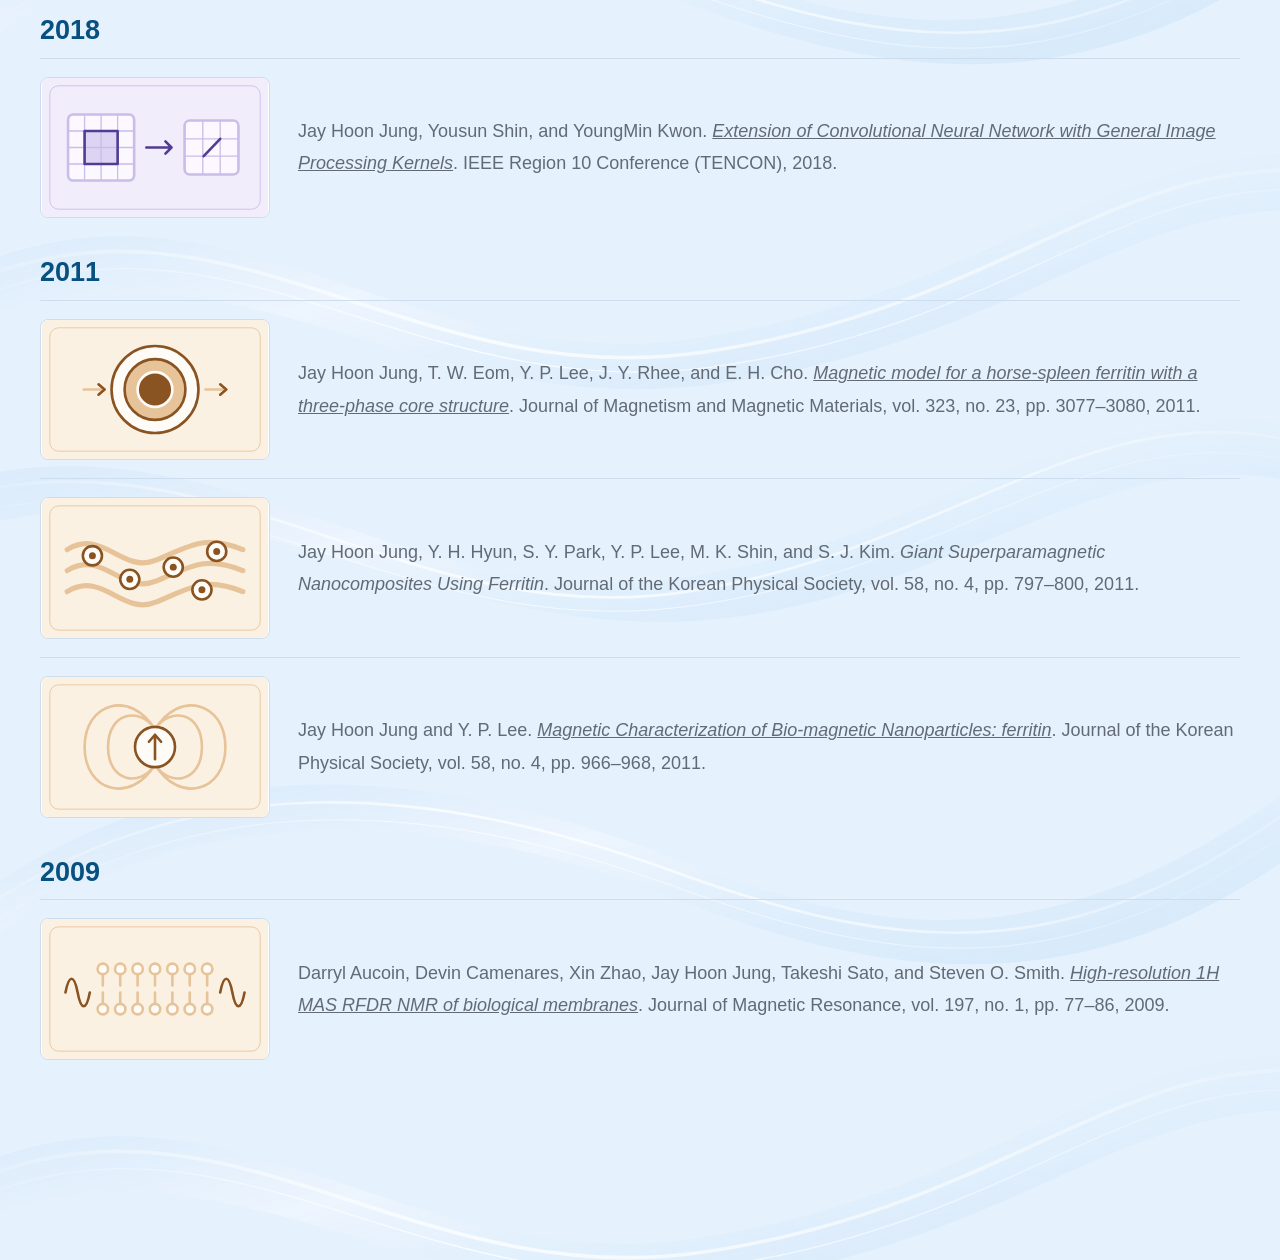
<file: publications.html>
<!doctype html>
<html lang="en">
<head>
  <meta charset="utf-8">
  <meta name="viewport" content="width=device-width, initial-scale=1">
  <meta name="description" content="Quantum Artificial Intelligence Lab — QAI Lab.">
  <title>Publications | QAI Lab</title>
  <link rel="stylesheet" href="assets/css/styles.css">
</head>
<body>
  <a class="skip-link" href="#main">Skip to content</a>
  <header class="site-header">
    <div class="container header-inner">
      <a class="brand" href="https://www.kau.ac.kr/" aria-label="Korea Aerospace University official website">
        <img src="assets/images/kau-emblem.png" width="80" height="80" alt="한국항공대학교 Korea Aerospace University">
        <span>Korea Aerospace University</span>
      </a>
      <nav aria-label="Main navigation">
        <ul class="nav-links">
          <li><a href="index.html#home">Home</a></li>
          <li><a href="members.html">Members</a></li>
          <li><a href="publications.html" aria-current="page">Publications</a></li>
          <li><a class="language-switch" href="ko/publications.html" hreflang="ko" lang="ko">한국어</a></li>
        </ul>
      </nav>
    </div>
  </header>
  <main id="main" class="content-sections container">
    <section class="content-section" id="publications" aria-labelledby="publications-title">
      <h1 id="publications-title">Publications</h1>
      <section class="publication-year" aria-labelledby="publications-2026">
        <h2 id="publications-2026">2026</h2>
        <ol class="publication-list" role="list">
          <li>
            <div class="publication-entry">
              <a class="publication-teaser publication-teaser--alphabet research-teaser-image" href="assets/images/publications/alphabet-architecture.png" target="_blank" rel="noopener" aria-label="ALPHABET Direct bank teaser. Open the full architecture diagram in a new tab">
                <svg viewBox="661 53 655 771" width="655" height="771" aria-hidden="true">
                  <image href="assets/images/publications/alphabet-architecture.png" width="2580" height="824"></image>
                </svg>
              </a>
              <p>Daehwa Ko, JaeHyeon Kim, Oh Seong Kwon, and Jay Hoon Jung. <cite><a href="https://arxiv.org/abs/2608.24051">ALPHABET: A Laplace-Pole History Aggregator with Banked Exponential Transport</a></cite>. arXiv preprint arXiv:2608.24051, 2026.</p>
            </div>
          </li>
          <li>
            <div class="publication-entry">
              <figure class="publication-teaser publication-teaser--illustration">
                <a class="research-teaser-image" href="assets/images/publications/natural-transformation-illustration.png" target="_blank" rel="noopener"><img src="assets/images/publications/natural-transformation-illustration.png" width="1536" height="1024" alt="Yellow bicycle in a sunny square and on a rainy street" loading="lazy" decoding="async"></a>
              </figure>
              <p>Dongsu Song, DaeYun GO, and Jay Hoon Jung. <cite><a href="https://arxiv.org/abs/2609.07110">Discovering Natural Transformation Vulnerabilities in Black-Box Vision Models</a></cite>. arXiv preprint arXiv:2609.07110, 2026.</p>
            </div>
          </li>
          <li>
            <div class="publication-entry">
              <a class="publication-teaser research-teaser-image" href="assets/images/eccv2.png" target="_blank" rel="noopener" aria-label="Open the full-size SEGPAR figure in a new tab"><img src="assets/images/eccv2.png" width="1446" height="800" alt="SegPAR comparison of semantic segmentation results after sparse pixel attacks" loading="lazy" decoding="async"></a>
              <p>Dongsu Song, DaeYun Go, Boseung Seo, and Jay Hoon Jung. <cite><a href="https://link.springer.com/chapter/10.1007/978-3-032-37464-6_11">SegPAR: Class-Centric Decision-Based Sparse Attack for Semantic Segmentation</a></cite>. Computer Vision – ECCV 2026, LNCS 17035, pp. 189–206. <a class="research-teaser-link" href="https://github.com/KAU-QuantumAILab/SegPAR" aria-label="SegPAR on GitHub">GitHub</a></p>
            </div>
          </li>
          <li>
            <div class="publication-entry">
              <a class="publication-teaser publication-teaser--tesla research-teaser-image" href="assets/images/publications/tesla-relu-comparison.png" target="_blank" rel="noopener" aria-label="Open the full ReLU and TESLA comparison in a new tab"><img src="assets/images/publications/tesla-relu-comparison.png" width="2284" height="3634" alt="ReLU and TESLA decision boundaries and accuracies on moons and spiral datasets" loading="lazy" decoding="async"></a>
              <p>Daehwa Ko, JaeHyeon Kim, SeungHyun Ham, and Jay Hoon Jung. <cite><a href="https://proceedings.mlr.press/v300/ko26a.html">TESLA: Taylor Expansion of Sinusoidal Learnable Activations</a></cite>. Proceedings of the 29th International Conference on Artificial Intelligence and Statistics (AISTATS), PMLR 300, pp. 5257–5265, 2026. <a class="research-teaser-link" href="https://github.com/KAU-QuantumAILab/TESLA" aria-label="TESLA on GitHub">GitHub</a></p>
            </div>
          </li>
          <li>
            <div class="publication-entry">
              <a class="publication-teaser research-teaser-image" href="assets/images/publications/trail-128-layer-comparison.png" target="_blank" rel="noopener" aria-label="Open the full TRAIL comparison in a new tab"><img src="assets/images/publications/trail-128-layer-comparison.png" width="1418" height="704" alt="Node embeddings for 128-layer GCN, GraphSAGE, and SGC with and without TRAIL" loading="lazy" decoding="async"></a>
              <p>Seung Hyun Ham and Jay Hoon Jung. <cite><a href="https://link.springer.com/article/10.1007/s10994-026-07015-z">TRAIL: Trajectory-Based Representation and Integration for Limiting Over-Smoothing</a></cite>. Machine Learning, vol. 115, article 64, 2026. <a class="research-teaser-link" href="https://static-content.springer.com/esm/art%3A10.1007%2Fs10994-026-07015-z/MediaObjects/10994_2026_7015_MOESM1_ESM.zip" aria-label="TRAIL code supplement (ZIP)">Code supplement (ZIP)</a></p>
            </div>
          </li>
        </ol>
      </section>
      <section class="publication-year" aria-labelledby="publications-2024">
        <h2 id="publications-2024">2024</h2>
        <ol class="publication-list" role="list">
          <li>
            <div class="publication-entry">
              <a class="publication-teaser research-teaser-image" href="assets/images/rfpar.png" target="_blank" rel="noopener" aria-label="Open the full-size RFPAR figure in a new tab"><img src="assets/images/rfpar.png" width="1520" height="1034" alt="RFPAR examples of sparse pixel attacks in image classification and object detection" loading="lazy" decoding="async"></a>
              <p>Dongsu Song, Daehwa Ko, and Jay Hoon Jung. <cite><a href="https://proceedings.nips.cc/paper_files/paper/2024/hash/9e770fcdb456400325c11d58b3a04d08-Abstract-Conference.html">Amnesia as a Catalyst for Enhancing Black Box Pixel Attacks in Image Classification and Object Detection</a></cite>. Advances in Neural Information Processing Systems 37 (NeurIPS 2024). <a class="research-teaser-link" href="https://github.com/KAU-QuantumAILab/RFPAR" aria-label="RFPAR on GitHub">GitHub</a></p>
            </div>
          </li>
          <li>
            <div class="publication-entry">
              <figure class="publication-teaser publication-teaser--illustration">
                <a class="research-teaser-image" href="assets/images/publications/robotic-colonoscopy-system.svg" target="_blank" rel="noopener"><img src="assets/images/publications/robotic-colonoscopy-system.svg" width="560" height="344" alt="Camera, control model, three-degree-of-freedom robot, colonoscopy simulator, and joystick data collection" loading="lazy" decoding="async"></a>
              </figure>
              <p>Van Sy Nguyen, Bohyun Hwang, Byungkyu Kim, and Jay Hoon Jung. <cite><a href="https://doi.org/10.1109/ACCESS.2023.3340677">An End-to-End Learning-Based Control Signal Prediction for Autonomous Robotic Colonoscopy</a></cite>. IEEE Access, vol. 12, pp. 1280–1290, 2024.</p>
            </div>
          </li>
        </ol>
      </section>
      <section class="publication-year" aria-labelledby="publications-2023">
        <h2 id="publications-2023">2023</h2>
        <ol class="publication-list" role="list">
          <li>
            <div class="publication-entry">
              <figure class="publication-teaser publication-teaser--illustration">
                <a class="research-teaser-image" href="assets/images/publications/transport-trip-chain.svg" target="_blank" rel="noopener"><img src="assets/images/publications/transport-trip-chain.svg" width="940" height="670" alt="Trip chain linking home, work, gym, and market, with transit card tags and a missing check-out record" loading="lazy" decoding="async"></a>
              </figure>
              <p>Yousun Shin, Jay Hoon Jung, and YoungMin Kwon. <cite><a href="https://doi.org/10.1080/23311916.2023.2203800">Reconstruction of incomplete public transportation check-out records by heuristic approaching</a></cite>. Cogent Engineering, vol. 10, no. 1, article 2203800, 2023.</p>
            </div>
          </li>
        </ol>
      </section>
      <section class="publication-year" aria-labelledby="publications-2021">
        <h2 id="publications-2021">2021</h2>
        <ol class="publication-list" role="list">
          <li>
            <div class="publication-entry">
              <span class="publication-teaser"><img src="assets/images/publications/single-class-regions.svg" width="260" height="160" alt="" loading="lazy" decoding="async"></span>
              <p>Jay Hoon Jung and YoungMin Kwon. <cite><a href="https://doi.org/10.1109/ICPR48806.2021.9411965">Boundaries of Single-Class Regions in the Input Space of Piece-Wise Linear Neural Networks</a></cite>. Proceedings of the 25th International Conference on Pattern Recognition (ICPR 2020), pp. 6027–6034, 2021.</p>
            </div>
          </li>
          <li>
            <div class="publication-entry">
              <span class="publication-teaser"><img src="assets/images/publications/color-edge-pixel.svg" width="260" height="160" alt="" loading="lazy" decoding="async"></span>
              <p>Jay Hoon Jung and YoungMin Kwon. <cite><a href="https://doi.org/10.1109/ICPR48806.2021.9413304">Color, Edge, and Pixel-wise Explanation of Predictions Based on Interpretable Neural Network Model</a></cite>. Proceedings of the 25th International Conference on Pattern Recognition (ICPR 2020), 2021.</p>
            </div>
          </li>
        </ol>
      </section>
      <section class="publication-year" aria-labelledby="publications-2020">
        <h2 id="publications-2020">2020</h2>
        <ol class="publication-list" role="list">
          <li>
            <div class="publication-entry">
              <span class="publication-teaser"><img src="assets/images/publications/pixel-metric.svg" width="260" height="160" alt="" loading="lazy" decoding="async"></span>
              <p>Jay Hoon Jung and YoungMin Kwon. <cite><a href="https://doi.org/10.1109/ACCESS.2020.3040349">A Metric to Compare Pixel-Wise Interpretation Methods for Neural Networks</a></cite>. IEEE Access, vol. 8, pp. 221433–221441, 2020.</p>
            </div>
          </li>
        </ol>
      </section>
      <section class="publication-year" aria-labelledby="publications-2019">
        <h2 id="publications-2019">2019</h2>
        <ol class="publication-list" role="list">
          <li>
            <div class="publication-entry">
              <span class="publication-teaser"><img src="assets/images/publications/feasible-regions.svg" width="260" height="160" alt="" loading="lazy" decoding="async"></span>
              <p>Jay Hoon Jung and YoungMin Kwon. <cite><a href="https://link.springer.com/chapter/10.1007/978-3-030-32409-4_34">Robustness of Piece-Wise Linear Neural Network with Feasible Region Approaches</a></cite>. International Conference on Formal Engineering Methods (ICFEM), Doctoral Symposium, LNCS 11852, pp. 507–511, 2019.</p>
            </div>
          </li>
          <li>
            <div class="publication-entry">
              <span class="publication-teaser"><img src="assets/images/publications/node-contribution.svg" width="260" height="160" alt="" loading="lazy" decoding="async"></span>
              <p>Jay Hoon Jung, Yousun Shin, and YoungMin Kwon. <cite><a href="https://doi.org/10.1109/SSCI44817.2019.9002851">A Metric to Measure Contribution of Nodes in Neural Networks</a></cite>. IEEE Symposium Series on Computational Intelligence (SSCI), 2019.</p>
            </div>
          </li>
          <li>
            <div class="publication-entry">
              <span class="publication-teaser"><img src="assets/images/publications/resilient-control.svg" width="260" height="160" alt="" loading="lazy" decoding="async"></span>
              <p>Jay Hoon Jung, Eunhee Kim, and YoungMin Kwon. <cite><a href="https://doi.org/10.1109/SSCI44817.2019.9002793">Quantitative Model Checking for a Resilient Control System</a></cite>. IEEE Symposium Series on Computational Intelligence (SSCI), 2019.</p>
            </div>
          </li>
        </ol>
      </section>
      <section class="publication-year" aria-labelledby="publications-2018">
        <h2 id="publications-2018">2018</h2>
        <ol class="publication-list" role="list">
          <li>
            <div class="publication-entry">
              <span class="publication-teaser"><img src="assets/images/publications/image-processing-kernels.svg" width="260" height="160" alt="" loading="lazy" decoding="async"></span>
              <p>Jay Hoon Jung, Yousun Shin, and YoungMin Kwon. <cite><a href="https://doi.org/10.1109/TENCON.2018.8650542">Extension of Convolutional Neural Network with General Image Processing Kernels</a></cite>. IEEE Region 10 Conference (TENCON), 2018.</p>
            </div>
          </li>
        </ol>
      </section>
      <section class="publication-year" aria-labelledby="publications-2011">
        <h2 id="publications-2011">2011</h2>
        <ol class="publication-list" role="list">
          <li>
            <div class="publication-entry">
              <span class="publication-teaser"><img src="assets/images/publications/ferritin-core.svg" width="260" height="160" alt="" loading="lazy" decoding="async"></span>
              <p>Jay Hoon Jung, T. W. Eom, Y. P. Lee, J. Y. Rhee, and E. H. Cho. <cite><a href="https://www.sciencedirect.com/science/article/pii/S0304885311004343">Magnetic model for a horse-spleen ferritin with a three-phase core structure</a></cite>. Journal of Magnetism and Magnetic Materials, vol. 323, no. 23, pp. 3077–3080, 2011.</p>
            </div>
          </li>
          <li>
            <div class="publication-entry">
              <span class="publication-teaser"><img src="assets/images/publications/ferritin-nanocomposites.svg" width="260" height="160" alt="" loading="lazy" decoding="async"></span>
              <p>Jay Hoon Jung, Y. H. Hyun, S. Y. Park, Y. P. Lee, M. K. Shin, and S. J. Kim. <cite>Giant Superparamagnetic Nanocomposites Using Ferritin</cite>. Journal of the Korean Physical Society, vol. 58, no. 4, pp. 797–800, 2011.</p>
            </div>
          </li>
          <li>
            <div class="publication-entry">
              <span class="publication-teaser"><img src="assets/images/publications/magnetic-characterization.svg" width="260" height="160" alt="" loading="lazy" decoding="async"></span>
              <p>Jay Hoon Jung and Y. P. Lee. <cite><a href="https://www.kci.go.kr/kciportal/ci/sereArticleSearch/ciSereArtiView.kci?sereArticleSearchBean.artiId=ART001545075">Magnetic Characterization of Bio-magnetic Nanoparticles: ferritin</a></cite>. Journal of the Korean Physical Society, vol. 58, no. 4, pp. 966–968, 2011.</p>
            </div>
          </li>
        </ol>
      </section>
      <section class="publication-year" aria-labelledby="publications-2009">
        <h2 id="publications-2009">2009</h2>
        <ol class="publication-list" role="list">
          <li>
            <div class="publication-entry">
              <span class="publication-teaser"><img src="assets/images/publications/membrane-nmr.svg" width="260" height="160" alt="" loading="lazy" decoding="async"></span>
              <p>Darryl Aucoin, Devin Camenares, Xin Zhao, Jay Hoon Jung, Takeshi Sato, and Steven O. Smith. <cite><a href="https://pubmed.ncbi.nlm.nih.gov/19121592/">High-resolution 1H MAS RFDR NMR of biological membranes</a></cite>. Journal of Magnetic Resonance, vol. 197, no. 1, pp. 77–86, 2009.</p>
            </div>
          </li>
        </ol>
      </section>
    </section>
  </main>
  <footer class="site-footer">
    <p>© 2026 Quantum Artificial Intelligence Lab (QAI Lab) · Korea Aerospace University</p>
  </footer>
</body>
</html>
</file>
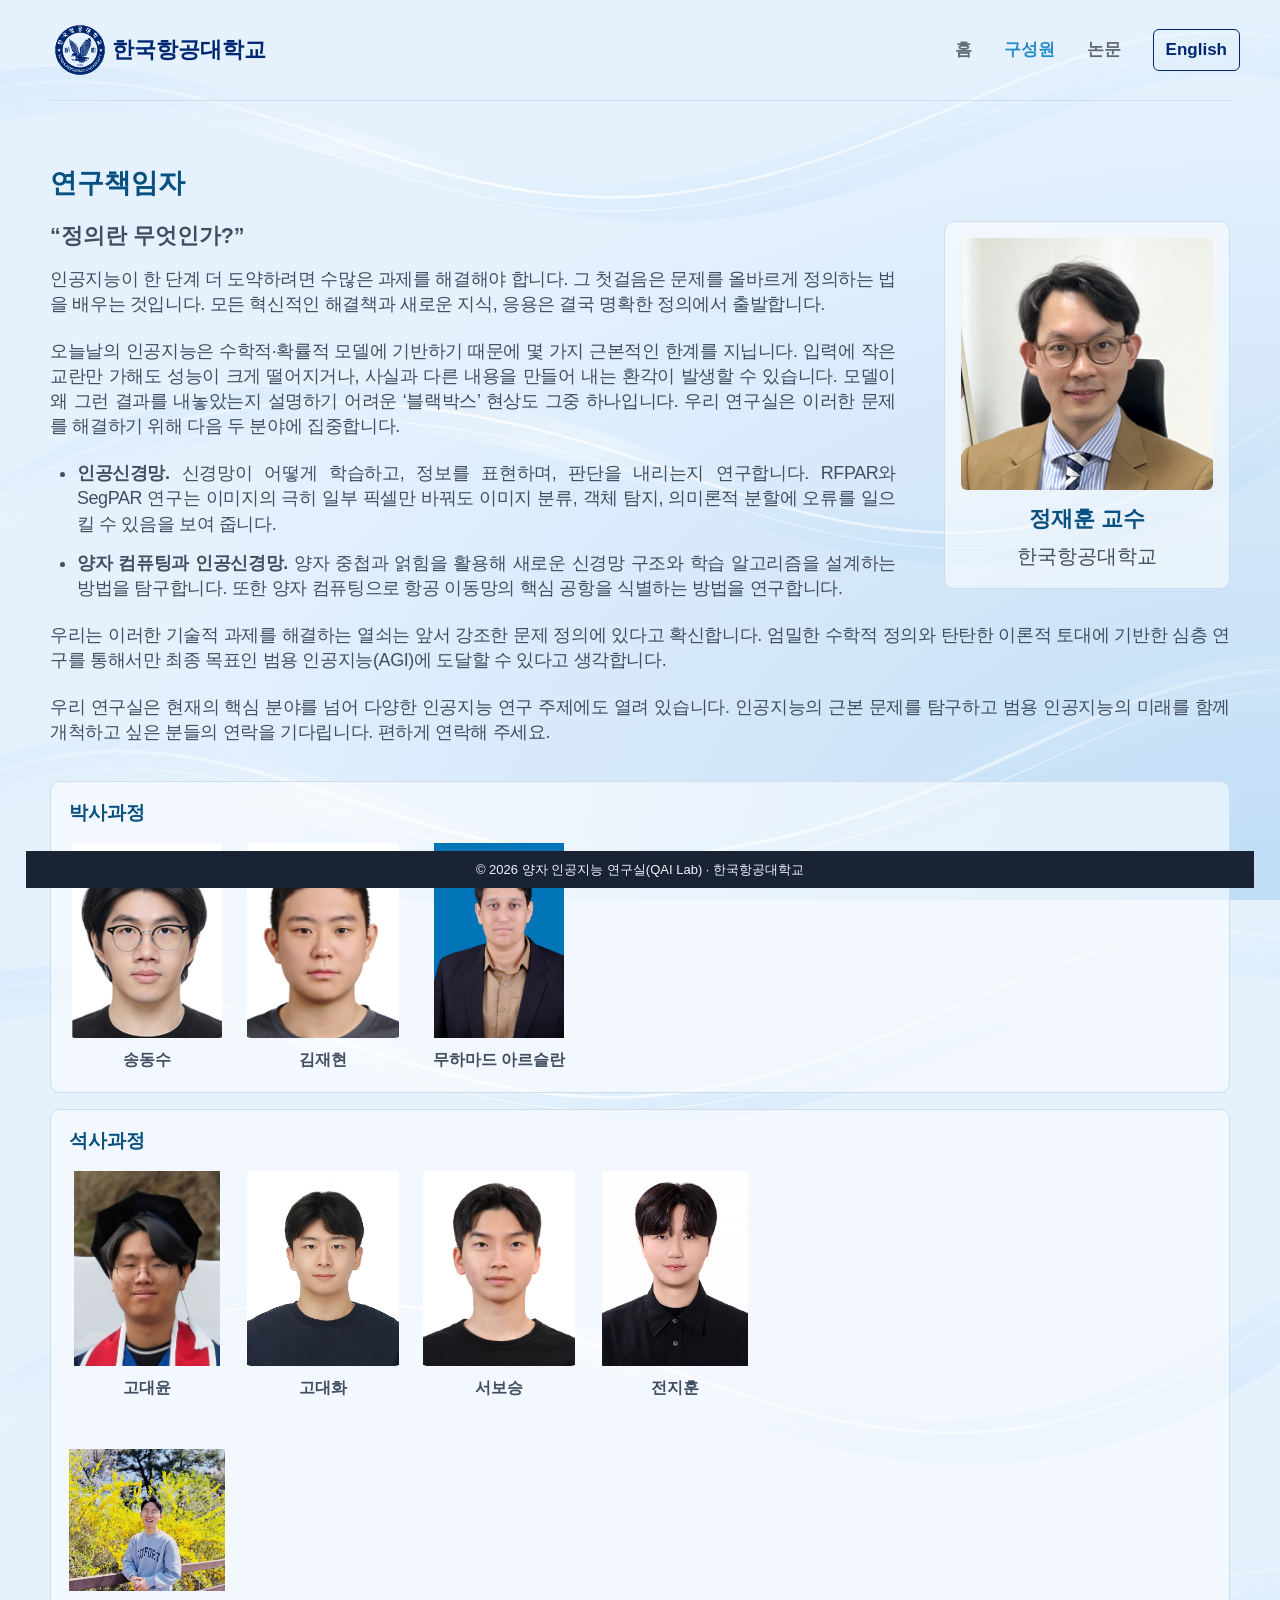
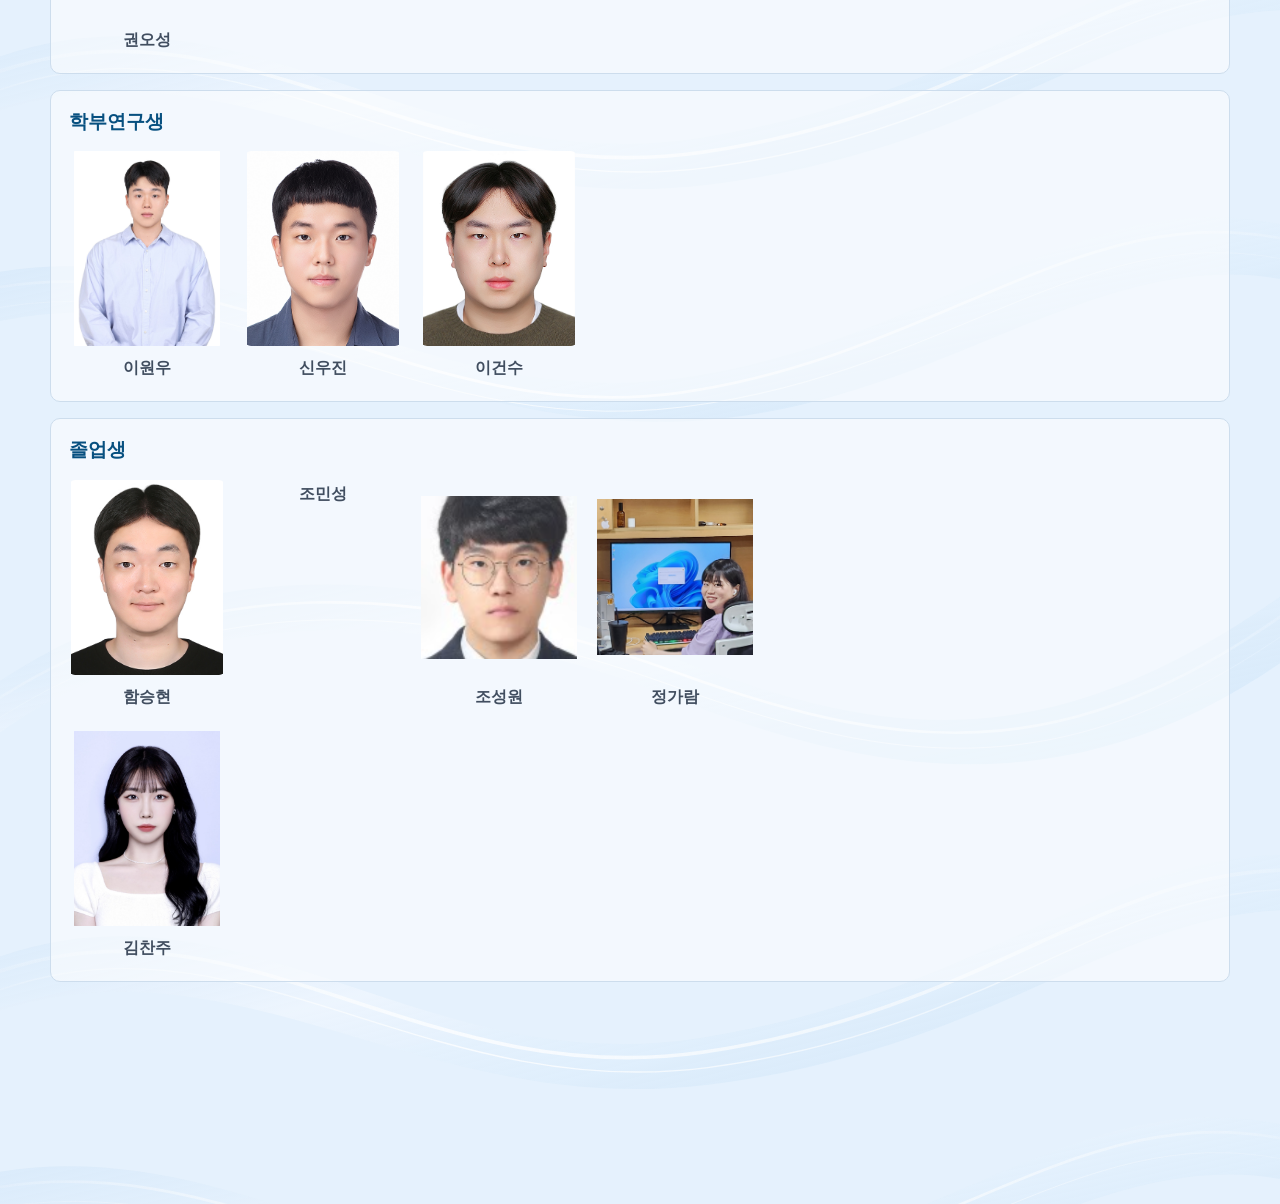
<file: ko/members.html>
<!doctype html>
<html lang="ko">
<head>
  <meta charset="utf-8">
  <meta name="viewport" content="width=device-width, initial-scale=1">
  <meta name="description" content="한국항공대학교 양자 인공지능 연구실(QAI Lab)입니다.">
  <title>구성원 | QAI Lab</title>
  <link rel="stylesheet" href="../assets/css/styles.css">
</head>
<body>
  <a class="skip-link" href="#main">본문 바로가기</a>
  <header class="site-header">
    <div class="container header-inner">
      <a class="brand" href="https://www.kau.ac.kr/" aria-label="한국항공대학교 공식 홈페이지">
        <img src="../assets/images/kau-emblem.png" width="80" height="80" alt="한국항공대학교 로고">
        <span>한국항공대학교</span>
      </a>
      <nav aria-label="주 메뉴">
        <ul class="nav-links">
          <li><a href="index.html#home">홈</a></li>
          <li><a href="members.html" aria-current="page">구성원</a></li>
          <li><a href="publications.html">논문</a></li>
          <li><a class="language-switch" href="../members.html" hreflang="en" lang="en">English</a></li>
        </ul>
      </nav>
    </div>
  </header>
  <main id="main" class="content-sections container">
    <section class="members-section" id="members" aria-label="구성원">
      <section class="member-lead" aria-labelledby="principal-investigator">
        <h1 id="principal-investigator">연구책임자</h1>
        <div class="members-story member-lead-layout">
          <aside class="member-profile" aria-labelledby="profile-title">
            <img src="../assets/images/members/J.png" width="250" height="250" alt="정재훈 교수 사진">
            <h3 id="profile-title">정재훈 교수</h3>
            <p>한국항공대학교</p>
          </aside>
          <h3 class="members-research-title">“정의란 무엇인가?”</h3>
          <p>인공지능이 한 단계 더 도약하려면 수많은 과제를 해결해야 합니다. 그 첫걸음은 문제를 올바르게 정의하는 법을 배우는 것입니다. 모든 혁신적인 해결책과 새로운 지식, 응용은 결국 명확한 정의에서 출발합니다.</p>
          <p>오늘날의 인공지능은 수학적·확률적 모델에 기반하기 때문에 몇 가지 근본적인 한계를 지닙니다. 입력에 작은 교란만 가해도 성능이 크게 떨어지거나, 사실과 다른 내용을 만들어 내는 환각이 발생할 수 있습니다. 모델이 왜 그런 결과를 내놓았는지 설명하기 어려운 ‘블랙박스’ 현상도 그중 하나입니다. 우리 연구실은 이러한 문제를 해결하기 위해 다음 두 분야에 집중합니다.</p>
          <ul>
            <li><strong>인공신경망.</strong> 신경망이 어떻게 학습하고, 정보를 표현하며, 판단을 내리는지 연구합니다. RFPAR와 SegPAR 연구는 이미지의 극히 일부 픽셀만 바꿔도 이미지 분류, 객체 탐지, 의미론적 분할에 오류를 일으킬 수 있음을 보여 줍니다.</li>
            <li><strong>양자 컴퓨팅과 인공신경망.</strong> 양자 중첩과 얽힘을 활용해 새로운 신경망 구조와 학습 알고리즘을 설계하는 방법을 탐구합니다. 또한 양자 컴퓨팅으로 항공 이동망의 핵심 공항을 식별하는 방법을 연구합니다.</li>
          </ul>
          <p>우리는 이러한 기술적 과제를 해결하는 열쇠는 앞서 강조한 문제 정의에 있다고 확신합니다. 엄밀한 수학적 정의와 탄탄한 이론적 토대에 기반한 심층 연구를 통해서만 최종 목표인 범용 인공지능(AGI)에 도달할 수 있다고 생각합니다.</p>
          <p>우리 연구실은 현재의 핵심 분야를 넘어 다양한 인공지능 연구 주제에도 열려 있습니다. 인공지능의 근본 문제를 탐구하고 범용 인공지능의 미래를 함께 개척하고 싶은 분들의 연락을 기다립니다. 편하게 연락해 주세요.</p>
        </div>
      </section>
      <div class="member-groups member-directory">
        <section class="member-group" aria-labelledby="phd-students">
          <h2 id="phd-students">박사과정</h2>
          <ul class="member-roster" role="list">
            <li>
              <img src="../assets/images/members/%EC%86%A1%EB%8F%99%EC%88%98.png" width="156" height="195" alt="" loading="lazy">
              <span>송동수</span>
            </li>
            <li>
              <img src="../assets/images/members/%EA%B9%80%EC%9E%AC%ED%98%84.jpg" width="156" height="195" alt="" loading="lazy">
              <span>김재현</span>
            </li>
            <li>
              <img src="../assets/images/members/arslan.jpg" width="156" height="195" alt="" loading="lazy">
              <span>무하마드 아르슬란</span>
            </li>
          </ul>
        </section>
        <section class="member-group" aria-labelledby="masters-students">
          <h2 id="masters-students">석사과정</h2>
          <ul class="member-roster" role="list">
            <li>
              <img src="../assets/images/members/%EA%B3%A0%EB%8C%80%EC%9C%A4.jpg" width="156" height="195" alt="" loading="lazy">
              <span>고대윤</span>
            </li>
            <li>
              <img src="../assets/images/members/%EA%B3%A0%EB%8C%80%ED%99%94.jpg" width="156" height="195" alt="" loading="lazy">
              <span>고대화</span>
            </li>
            <li>
              <img src="../assets/images/members/%EC%84%9C%EB%B3%B4%EC%8A%B9.jpg" width="156" height="195" alt="" loading="lazy">
              <span>서보승</span>
            </li>
            <li>
              <img src="../assets/images/members/%EC%A0%84%EC%A7%80%ED%9B%88.jpg" width="156" height="195" alt="" loading="lazy">
              <span>전지훈</span>
            </li>
            <li>
              <img src="../assets/images/members/ohseong.jpg" width="156" height="195" alt="" loading="lazy">
              <span>권오성</span>
            </li>
          </ul>
        </section>
        <section class="member-group" aria-labelledby="undergraduate-researchers">
          <h2 id="undergraduate-researchers">학부연구생</h2>
          <ul class="member-roster" role="list">
            <li>
              <img src="../assets/images/members/%EC%9D%B4%EC%9B%90%EC%9A%B0.jpg" width="156" height="195" alt="" loading="lazy">
              <span>이원우</span>
            </li>
            <li>
              <img src="../assets/images/members/%EC%8B%A0%EC%9A%B0%EC%A7%84.jpg" width="156" height="195" alt="" loading="lazy">
              <span>신우진</span>
            </li>
            <li>
              <img src="../assets/images/members/keonsoo.jpg" width="156" height="195" alt="" loading="lazy">
              <span>이건수</span>
            </li>
          </ul>
        </section>
        <section class="member-group" aria-labelledby="alumni">
          <h2 id="alumni">졸업생</h2>
          <ul class="member-roster" role="list">
            <li>
              <img src="../assets/images/members/%ED%95%A8%EC%8A%B9%ED%98%84.png" width="156" height="195" alt="" loading="lazy">
              <span>함승현</span>
            </li>
            <li>
              <span>조민성</span>
            </li>
            <li>
              <img src="../assets/images/members/sungwon.png" width="156" height="195" alt="" loading="lazy">
              <span>조성원</span>
            </li>
            <li>
              <img src="../assets/images/members/garam.jpg" width="156" height="195" alt="" loading="lazy">
              <span>정가람</span>
            </li>
            <li>
              <img src="../assets/images/members/chanju.jpg" width="156" height="195" alt="" loading="lazy">
              <span>김찬주</span>
            </li>
          </ul>
        </section>
      </div>
    </section>
  </main>
  <footer class="site-footer">
    <p>© 2026 양자 인공지능 연구실(QAI Lab) · 한국항공대학교</p>
  </footer>
</body>
</html>
</file>
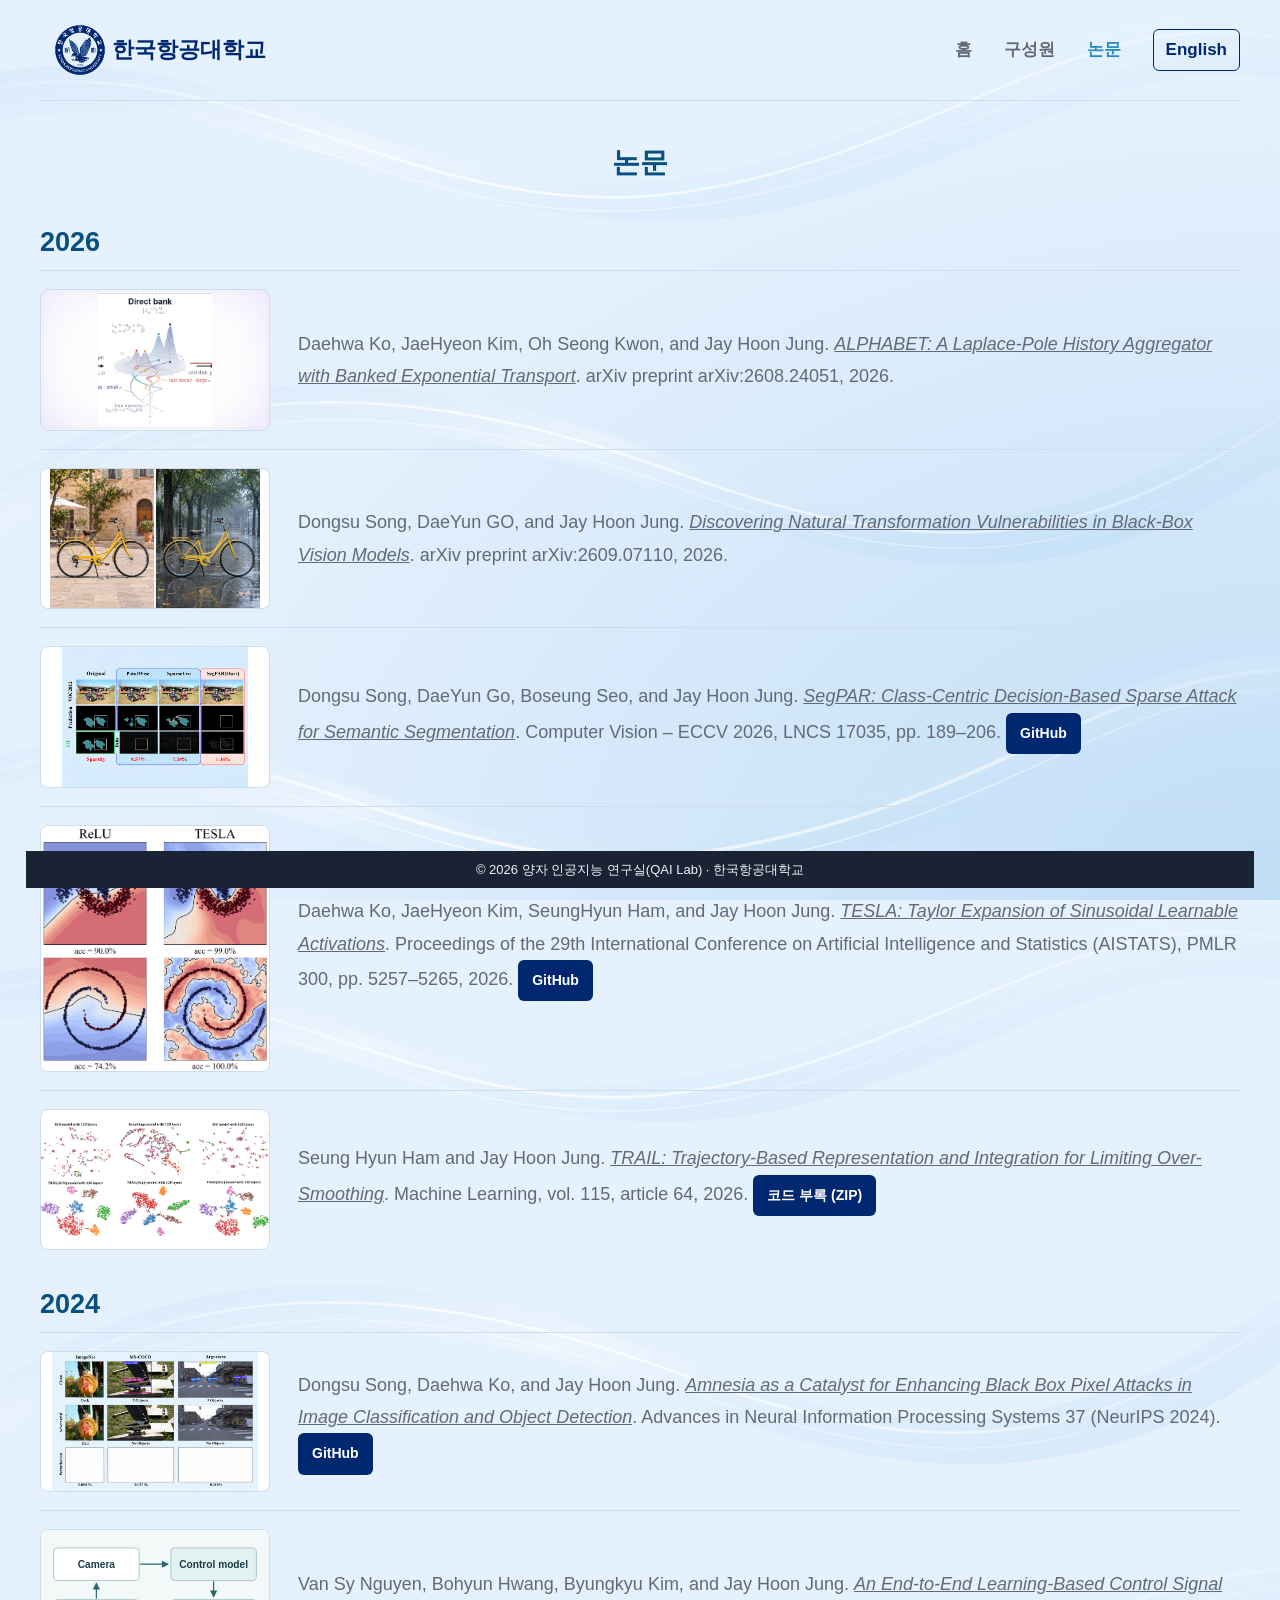
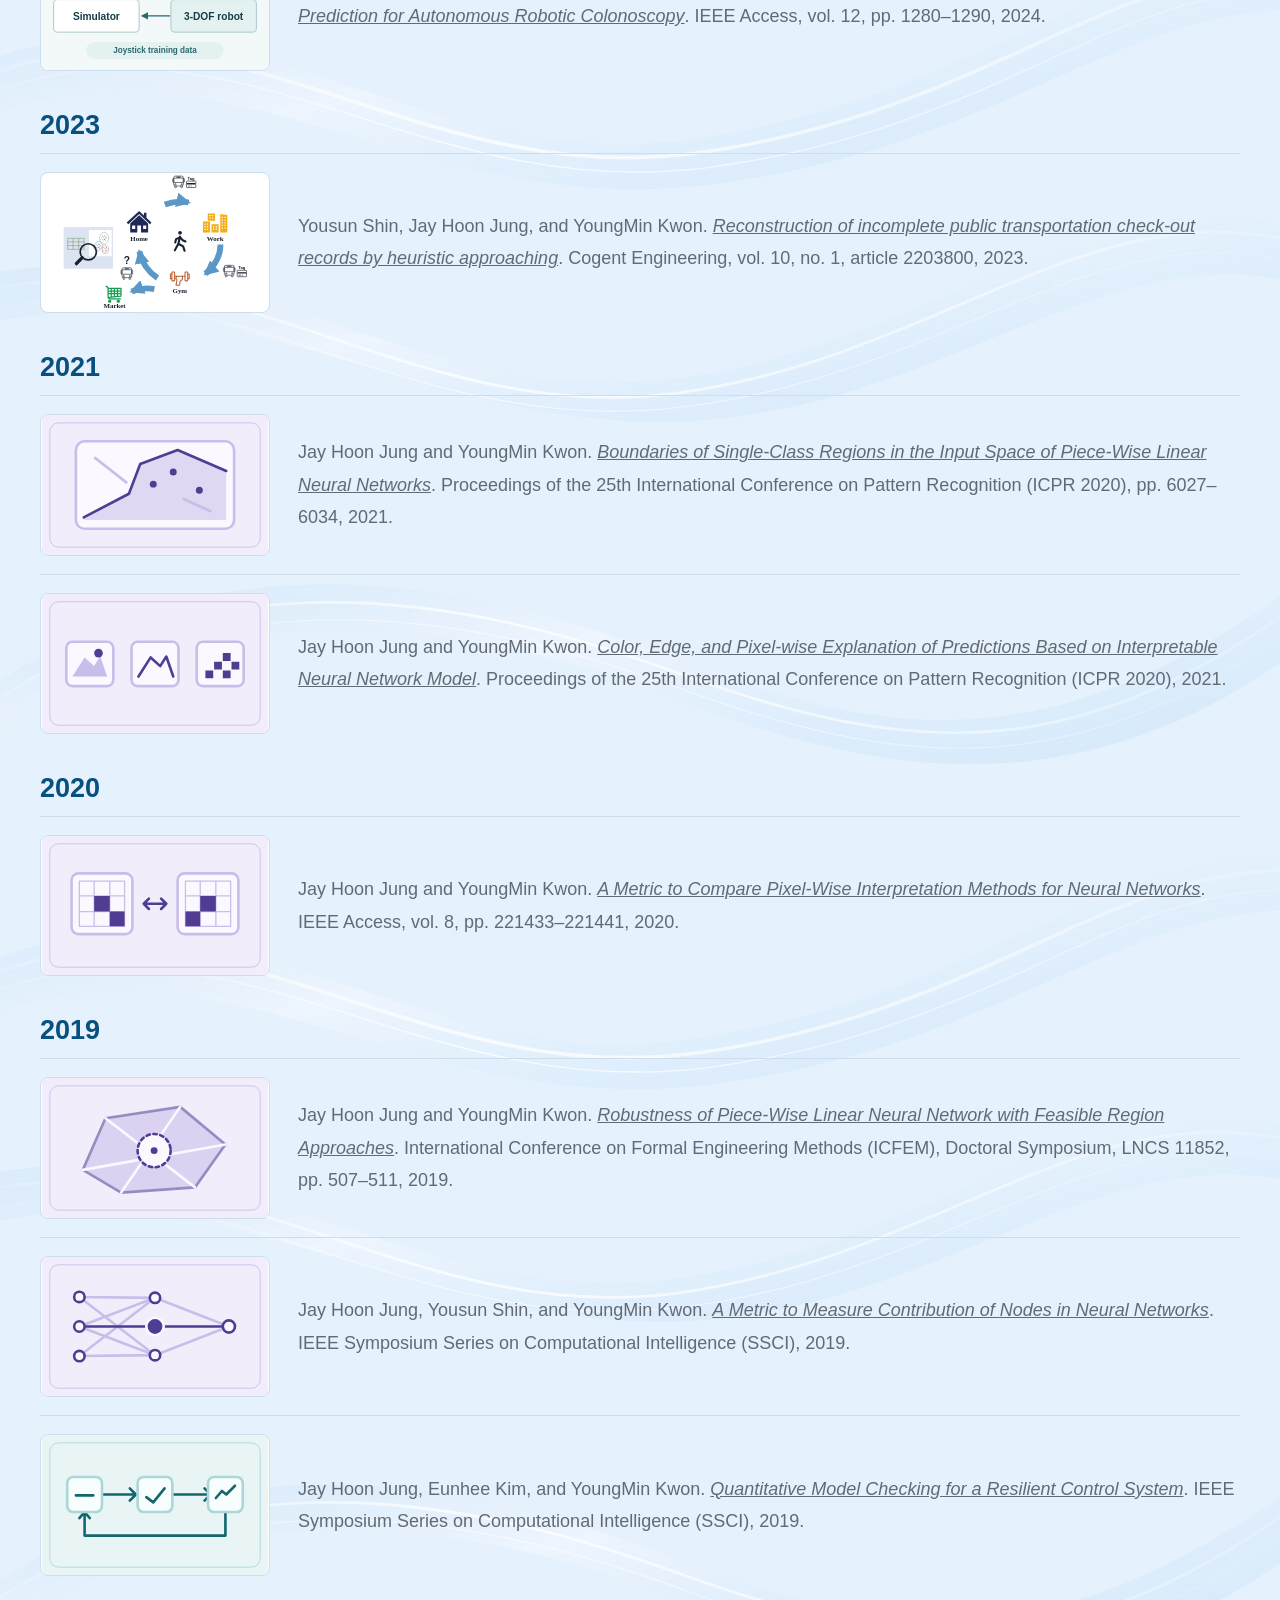
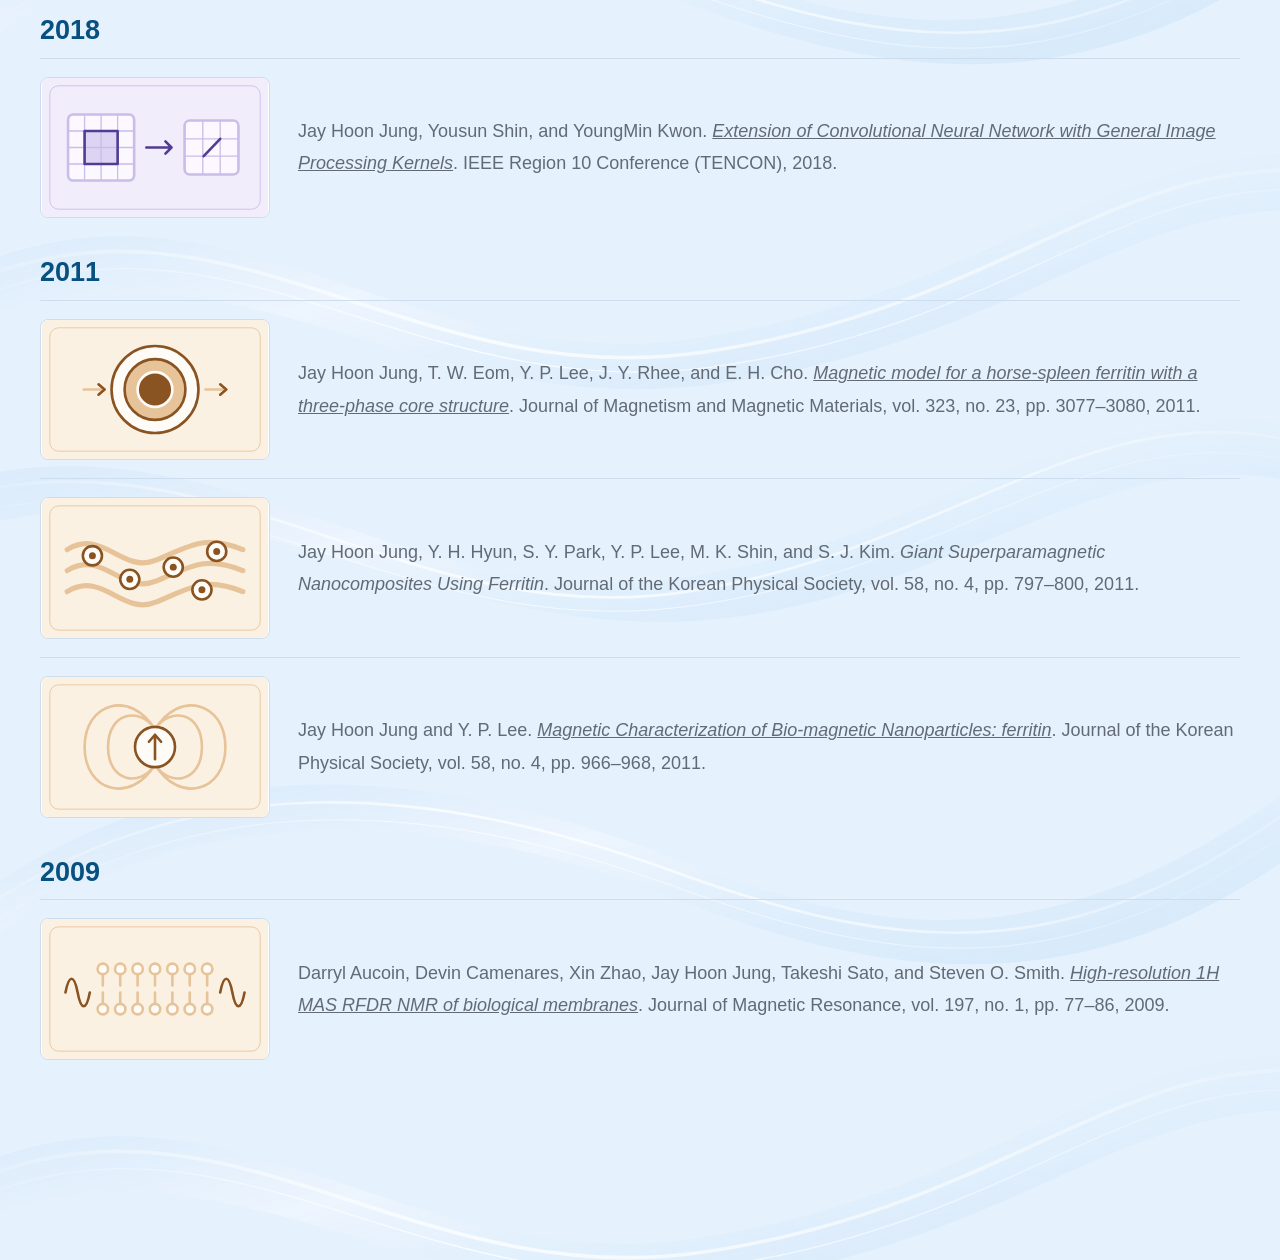
<file: ko/publications.html>
<!doctype html>
<html lang="ko">
<head>
  <meta charset="utf-8">
  <meta name="viewport" content="width=device-width, initial-scale=1">
  <meta name="description" content="한국항공대학교 양자 인공지능 연구실(QAI Lab)입니다.">
  <title>논문 | QAI Lab</title>
  <link rel="stylesheet" href="../assets/css/styles.css">
</head>
<body>
  <a class="skip-link" href="#main">본문 바로가기</a>
  <header class="site-header">
    <div class="container header-inner">
      <a class="brand" href="https://www.kau.ac.kr/" aria-label="한국항공대학교 공식 홈페이지">
        <img src="../assets/images/kau-emblem.png" width="80" height="80" alt="한국항공대학교 로고">
        <span>한국항공대학교</span>
      </a>
      <nav aria-label="주 메뉴">
        <ul class="nav-links">
          <li><a href="index.html#home">홈</a></li>
          <li><a href="members.html">구성원</a></li>
          <li><a href="publications.html" aria-current="page">논문</a></li>
          <li><a class="language-switch" href="../publications.html" hreflang="en" lang="en">English</a></li>
        </ul>
      </nav>
    </div>
  </header>
  <main id="main" class="content-sections container">
    <section class="content-section" id="publications" aria-labelledby="publications-title">
      <h1 id="publications-title">논문</h1>
      <section class="publication-year" aria-labelledby="publications-2026">
        <h2 id="publications-2026">2026</h2>
        <ol class="publication-list" role="list">
          <li>
            <div class="publication-entry">
              <a class="publication-teaser publication-teaser--alphabet research-teaser-image" href="../assets/images/publications/alphabet-architecture.png" target="_blank" rel="noopener" aria-label="ALPHABET Direct bank 티저. 전체 논문 구조도 보기 (새 탭)">
                <svg viewBox="661 53 655 771" width="655" height="771" aria-hidden="true">
                  <image href="../assets/images/publications/alphabet-architecture.png" width="2580" height="824"></image>
                </svg>
              </a>
              <p lang="en">Daehwa Ko, JaeHyeon Kim, Oh Seong Kwon, and Jay Hoon Jung. <cite><a href="https://arxiv.org/abs/2608.24051">ALPHABET: A Laplace-Pole History Aggregator with Banked Exponential Transport</a></cite>. arXiv preprint arXiv:2608.24051, 2026.</p>
            </div>
          </li>
          <li>
            <div class="publication-entry">
              <figure class="publication-teaser publication-teaser--illustration">
                <a class="research-teaser-image" href="../assets/images/publications/natural-transformation-illustration.png" target="_blank" rel="noopener"><img src="../assets/images/publications/natural-transformation-illustration.png" width="1536" height="1024" alt="맑은 광장과 비 내리는 거리의 노란 자전거 비교" loading="lazy" decoding="async"></a>
              </figure>
              <p lang="en">Dongsu Song, DaeYun GO, and Jay Hoon Jung. <cite><a href="https://arxiv.org/abs/2609.07110">Discovering Natural Transformation Vulnerabilities in Black-Box Vision Models</a></cite>. arXiv preprint arXiv:2609.07110, 2026.</p>
            </div>
          </li>
          <li>
            <div class="publication-entry">
              <a class="publication-teaser research-teaser-image" href="../assets/images/eccv2.png" target="_blank" rel="noopener" aria-label="SEGPAR 원본 이미지 확대 (새 탭)"><img src="../assets/images/eccv2.png" width="1446" height="800" alt="희소 픽셀 공격에 따른 SegPAR 의미론적 분할 결과 비교" loading="lazy" decoding="async"></a>
              <p lang="en">Dongsu Song, DaeYun Go, Boseung Seo, and Jay Hoon Jung. <cite><a href="https://link.springer.com/chapter/10.1007/978-3-032-37464-6_11">SegPAR: Class-Centric Decision-Based Sparse Attack for Semantic Segmentation</a></cite>. Computer Vision – ECCV 2026, LNCS 17035, pp. 189–206. <a class="research-teaser-link" href="https://github.com/KAU-QuantumAILab/SegPAR" aria-label="SegPAR on GitHub">GitHub</a></p>
            </div>
          </li>
          <li>
            <div class="publication-entry">
              <a class="publication-teaser publication-teaser--tesla research-teaser-image" href="../assets/images/publications/tesla-relu-comparison.png" target="_blank" rel="noopener" aria-label="ReLU와 TESLA 비교 그림 전체 보기 (새 탭)"><img src="../assets/images/publications/tesla-relu-comparison.png" width="2284" height="3634" alt="초승달과 나선 데이터에서 ReLU와 TESLA의 결정 경계 및 정확도 비교" loading="lazy" decoding="async"></a>
              <p lang="en">Daehwa Ko, JaeHyeon Kim, SeungHyun Ham, and Jay Hoon Jung. <cite><a href="https://proceedings.mlr.press/v300/ko26a.html">TESLA: Taylor Expansion of Sinusoidal Learnable Activations</a></cite>. Proceedings of the 29th International Conference on Artificial Intelligence and Statistics (AISTATS), PMLR 300, pp. 5257–5265, 2026. <a class="research-teaser-link" href="https://github.com/KAU-QuantumAILab/TESLA" aria-label="TESLA on GitHub">GitHub</a></p>
            </div>
          </li>
          <li>
            <div class="publication-entry">
              <a class="publication-teaser research-teaser-image" href="../assets/images/publications/trail-128-layer-comparison.png" target="_blank" rel="noopener" aria-label="TRAIL 비교 그림 확대 (새 탭)"><img src="../assets/images/publications/trail-128-layer-comparison.png" width="1418" height="704" alt="128개 층의 GCN, GraphSAGE, SGC에서 TRAIL 적용 전후의 노드 임베딩 비교" loading="lazy" decoding="async"></a>
              <p lang="en">Seung Hyun Ham and Jay Hoon Jung. <cite><a href="https://link.springer.com/article/10.1007/s10994-026-07015-z">TRAIL: Trajectory-Based Representation and Integration for Limiting Over-Smoothing</a></cite>. Machine Learning, vol. 115, article 64, 2026. <a class="research-teaser-link" href="https://static-content.springer.com/esm/art%3A10.1007%2Fs10994-026-07015-z/MediaObjects/10994_2026_7015_MOESM1_ESM.zip" aria-label="TRAIL 코드 부록 (ZIP)" lang="ko">코드 부록 (ZIP)</a></p>
            </div>
          </li>
        </ol>
      </section>
      <section class="publication-year" aria-labelledby="publications-2024">
        <h2 id="publications-2024">2024</h2>
        <ol class="publication-list" role="list">
          <li>
            <div class="publication-entry">
              <a class="publication-teaser research-teaser-image" href="../assets/images/rfpar.png" target="_blank" rel="noopener" aria-label="RFPAR 원본 이미지 확대 (새 탭)"><img src="../assets/images/rfpar.png" width="1520" height="1034" alt="이미지 분류와 객체 탐지에서의 RFPAR 희소 픽셀 공격 예시" loading="lazy" decoding="async"></a>
              <p lang="en">Dongsu Song, Daehwa Ko, and Jay Hoon Jung. <cite><a href="https://proceedings.nips.cc/paper_files/paper/2024/hash/9e770fcdb456400325c11d58b3a04d08-Abstract-Conference.html">Amnesia as a Catalyst for Enhancing Black Box Pixel Attacks in Image Classification and Object Detection</a></cite>. Advances in Neural Information Processing Systems 37 (NeurIPS 2024). <a class="research-teaser-link" href="https://github.com/KAU-QuantumAILab/RFPAR" aria-label="RFPAR on GitHub">GitHub</a></p>
            </div>
          </li>
          <li>
            <div class="publication-entry">
              <figure class="publication-teaser publication-teaser--illustration">
                <a class="research-teaser-image" href="../assets/images/publications/robotic-colonoscopy-system.svg" target="_blank" rel="noopener"><img src="../assets/images/publications/robotic-colonoscopy-system.svg" width="560" height="344" alt="카메라, 제어 모델, 3자유도 로봇, 대장내시경 시뮬레이터와 조이스틱 데이터 수집을 보여 주는 도식" loading="lazy" decoding="async"></a>
              </figure>
              <p lang="en">Van Sy Nguyen, Bohyun Hwang, Byungkyu Kim, and Jay Hoon Jung. <cite><a href="https://doi.org/10.1109/ACCESS.2023.3340677">An End-to-End Learning-Based Control Signal Prediction for Autonomous Robotic Colonoscopy</a></cite>. IEEE Access, vol. 12, pp. 1280–1290, 2024.</p>
            </div>
          </li>
        </ol>
      </section>
      <section class="publication-year" aria-labelledby="publications-2023">
        <h2 id="publications-2023">2023</h2>
        <ol class="publication-list" role="list">
          <li>
            <div class="publication-entry">
              <figure class="publication-teaser publication-teaser--illustration">
                <a class="research-teaser-image" href="../assets/images/publications/transport-trip-chain.svg" target="_blank" rel="noopener"><img src="../assets/images/publications/transport-trip-chain.svg" width="940" height="670" alt="집, 직장, 헬스장, 시장을 잇는 이동 경로에서 교통카드 태그와 누락된 하차 기록을 표시한 그림" loading="lazy" decoding="async"></a>
              </figure>
              <p lang="en">Yousun Shin, Jay Hoon Jung, and YoungMin Kwon. <cite><a href="https://doi.org/10.1080/23311916.2023.2203800">Reconstruction of incomplete public transportation check-out records by heuristic approaching</a></cite>. Cogent Engineering, vol. 10, no. 1, article 2203800, 2023.</p>
            </div>
          </li>
        </ol>
      </section>
      <section class="publication-year" aria-labelledby="publications-2021">
        <h2 id="publications-2021">2021</h2>
        <ol class="publication-list" role="list">
          <li>
            <div class="publication-entry">
              <span class="publication-teaser"><img src="../assets/images/publications/single-class-regions.svg" width="260" height="160" alt="" loading="lazy" decoding="async"></span>
              <p lang="en">Jay Hoon Jung and YoungMin Kwon. <cite><a href="https://doi.org/10.1109/ICPR48806.2021.9411965">Boundaries of Single-Class Regions in the Input Space of Piece-Wise Linear Neural Networks</a></cite>. Proceedings of the 25th International Conference on Pattern Recognition (ICPR 2020), pp. 6027–6034, 2021.</p>
            </div>
          </li>
          <li>
            <div class="publication-entry">
              <span class="publication-teaser"><img src="../assets/images/publications/color-edge-pixel.svg" width="260" height="160" alt="" loading="lazy" decoding="async"></span>
              <p lang="en">Jay Hoon Jung and YoungMin Kwon. <cite><a href="https://doi.org/10.1109/ICPR48806.2021.9413304">Color, Edge, and Pixel-wise Explanation of Predictions Based on Interpretable Neural Network Model</a></cite>. Proceedings of the 25th International Conference on Pattern Recognition (ICPR 2020), 2021.</p>
            </div>
          </li>
        </ol>
      </section>
      <section class="publication-year" aria-labelledby="publications-2020">
        <h2 id="publications-2020">2020</h2>
        <ol class="publication-list" role="list">
          <li>
            <div class="publication-entry">
              <span class="publication-teaser"><img src="../assets/images/publications/pixel-metric.svg" width="260" height="160" alt="" loading="lazy" decoding="async"></span>
              <p lang="en">Jay Hoon Jung and YoungMin Kwon. <cite><a href="https://doi.org/10.1109/ACCESS.2020.3040349">A Metric to Compare Pixel-Wise Interpretation Methods for Neural Networks</a></cite>. IEEE Access, vol. 8, pp. 221433–221441, 2020.</p>
            </div>
          </li>
        </ol>
      </section>
      <section class="publication-year" aria-labelledby="publications-2019">
        <h2 id="publications-2019">2019</h2>
        <ol class="publication-list" role="list">
          <li>
            <div class="publication-entry">
              <span class="publication-teaser"><img src="../assets/images/publications/feasible-regions.svg" width="260" height="160" alt="" loading="lazy" decoding="async"></span>
              <p lang="en">Jay Hoon Jung and YoungMin Kwon. <cite><a href="https://link.springer.com/chapter/10.1007/978-3-030-32409-4_34">Robustness of Piece-Wise Linear Neural Network with Feasible Region Approaches</a></cite>. International Conference on Formal Engineering Methods (ICFEM), Doctoral Symposium, LNCS 11852, pp. 507–511, 2019.</p>
            </div>
          </li>
          <li>
            <div class="publication-entry">
              <span class="publication-teaser"><img src="../assets/images/publications/node-contribution.svg" width="260" height="160" alt="" loading="lazy" decoding="async"></span>
              <p lang="en">Jay Hoon Jung, Yousun Shin, and YoungMin Kwon. <cite><a href="https://doi.org/10.1109/SSCI44817.2019.9002851">A Metric to Measure Contribution of Nodes in Neural Networks</a></cite>. IEEE Symposium Series on Computational Intelligence (SSCI), 2019.</p>
            </div>
          </li>
          <li>
            <div class="publication-entry">
              <span class="publication-teaser"><img src="../assets/images/publications/resilient-control.svg" width="260" height="160" alt="" loading="lazy" decoding="async"></span>
              <p lang="en">Jay Hoon Jung, Eunhee Kim, and YoungMin Kwon. <cite><a href="https://doi.org/10.1109/SSCI44817.2019.9002793">Quantitative Model Checking for a Resilient Control System</a></cite>. IEEE Symposium Series on Computational Intelligence (SSCI), 2019.</p>
            </div>
          </li>
        </ol>
      </section>
      <section class="publication-year" aria-labelledby="publications-2018">
        <h2 id="publications-2018">2018</h2>
        <ol class="publication-list" role="list">
          <li>
            <div class="publication-entry">
              <span class="publication-teaser"><img src="../assets/images/publications/image-processing-kernels.svg" width="260" height="160" alt="" loading="lazy" decoding="async"></span>
              <p lang="en">Jay Hoon Jung, Yousun Shin, and YoungMin Kwon. <cite><a href="https://doi.org/10.1109/TENCON.2018.8650542">Extension of Convolutional Neural Network with General Image Processing Kernels</a></cite>. IEEE Region 10 Conference (TENCON), 2018.</p>
            </div>
          </li>
        </ol>
      </section>
      <section class="publication-year" aria-labelledby="publications-2011">
        <h2 id="publications-2011">2011</h2>
        <ol class="publication-list" role="list">
          <li>
            <div class="publication-entry">
              <span class="publication-teaser"><img src="../assets/images/publications/ferritin-core.svg" width="260" height="160" alt="" loading="lazy" decoding="async"></span>
              <p lang="en">Jay Hoon Jung, T. W. Eom, Y. P. Lee, J. Y. Rhee, and E. H. Cho. <cite><a href="https://www.sciencedirect.com/science/article/pii/S0304885311004343">Magnetic model for a horse-spleen ferritin with a three-phase core structure</a></cite>. Journal of Magnetism and Magnetic Materials, vol. 323, no. 23, pp. 3077–3080, 2011.</p>
            </div>
          </li>
          <li>
            <div class="publication-entry">
              <span class="publication-teaser"><img src="../assets/images/publications/ferritin-nanocomposites.svg" width="260" height="160" alt="" loading="lazy" decoding="async"></span>
              <p lang="en">Jay Hoon Jung, Y. H. Hyun, S. Y. Park, Y. P. Lee, M. K. Shin, and S. J. Kim. <cite>Giant Superparamagnetic Nanocomposites Using Ferritin</cite>. Journal of the Korean Physical Society, vol. 58, no. 4, pp. 797–800, 2011.</p>
            </div>
          </li>
          <li>
            <div class="publication-entry">
              <span class="publication-teaser"><img src="../assets/images/publications/magnetic-characterization.svg" width="260" height="160" alt="" loading="lazy" decoding="async"></span>
              <p lang="en">Jay Hoon Jung and Y. P. Lee. <cite><a href="https://www.kci.go.kr/kciportal/ci/sereArticleSearch/ciSereArtiView.kci?sereArticleSearchBean.artiId=ART001545075">Magnetic Characterization of Bio-magnetic Nanoparticles: ferritin</a></cite>. Journal of the Korean Physical Society, vol. 58, no. 4, pp. 966–968, 2011.</p>
            </div>
          </li>
        </ol>
      </section>
      <section class="publication-year" aria-labelledby="publications-2009">
        <h2 id="publications-2009">2009</h2>
        <ol class="publication-list" role="list">
          <li>
            <div class="publication-entry">
              <span class="publication-teaser"><img src="../assets/images/publications/membrane-nmr.svg" width="260" height="160" alt="" loading="lazy" decoding="async"></span>
              <p lang="en">Darryl Aucoin, Devin Camenares, Xin Zhao, Jay Hoon Jung, Takeshi Sato, and Steven O. Smith. <cite><a href="https://pubmed.ncbi.nlm.nih.gov/19121592/">High-resolution 1H MAS RFDR NMR of biological membranes</a></cite>. Journal of Magnetic Resonance, vol. 197, no. 1, pp. 77–86, 2009.</p>
            </div>
          </li>
        </ol>
      </section>
    </section>
  </main>
  <footer class="site-footer">
    <p>© 2026 양자 인공지능 연구실(QAI Lab) · 한국항공대학교</p>
  </footer>
</body>
</html>
</file>
<file: assets/css/styles.css>
:root {
  color-scheme: light;
  --blue: #075080;
  --text: #626b75;
  --line: #cddded;
  --page-bg: #e5f1fd;
  --footer-clearance: calc(88px + env(safe-area-inset-bottom, 0px));
}
* { box-sizing: border-box; }
html { scroll-behavior: smooth; scroll-padding-top: 24px; scroll-padding-bottom: var(--footer-clearance); background: var(--page-bg); }
body { margin: 0; padding-bottom: var(--footer-clearance); font-family: Arial, "Noto Sans", sans-serif; color: var(--text); background-color: var(--page-bg); background-image: url("../images/page-waves.svg"), radial-gradient(ellipse at bottom right, #c0ddf6 0%, transparent 65%); background-size: 100% 100vh, auto; background-repeat: repeat-y, no-repeat; background-attachment: scroll, fixed; min-height: 100vh; line-height: 1.8; }
a { color: inherit; }
.container, .hero { width: min(1320px, calc(100% - 80px)); margin-inline: auto; }
.skip-link { position: absolute; top: -100px; left: 16px; z-index: 10; padding: 8px 16px; background: var(--page-bg); color: var(--blue); }
.skip-link:focus { top: 12px; }
a:focus-visible { outline: 3px solid #308bc4; outline-offset: 5px; }
.site-header { background: transparent; }
.header-inner { min-height: 100px; display: flex; align-items: center; justify-content: space-between; gap: 24px; }
.brand { display: inline-flex; align-items: center; gap: 4px; text-decoration: none; color: #002870; font-size: 22px; font-weight: 700; line-height: 1.3; }
/* Offset the whitespace inside the emblem so the visible logo sits beside the name. */
.brand img { display: block; flex-shrink: 0; width: 80px; height: 80px; margin-right: -12px; object-fit: contain; }

.nav-links { display: flex; align-items: center; gap: 32px; list-style: none; padding: 0; margin: 0; }
.nav-links a { display: block; padding-block: 10px; font-size: 17px; font-weight: 700; text-decoration: none; }
.nav-links a:hover { color: #258bc9; }
.nav-links a[aria-current="page"] { color: #258bc9; }
.nav-links .language-switch { padding: 5px 12px; border: 1px solid currentColor; border-radius: 6px; color: #002870; white-space: nowrap; }
.nav-links .language-switch:hover { background: #dceafa; }
:lang(ko) .intro p { word-break: keep-all; overflow-wrap: anywhere; }
.hero { max-width: 960px; background: transparent; }
.hero img {
  display: block;
  width: 100%;
  max-width: 1392px;
  height: auto;
  margin-inline: auto;
  border-radius: 12px;
  -webkit-mask-image: linear-gradient(to right, transparent, #000 2%, #000 98%, transparent), linear-gradient(to bottom, transparent, #000 2%, #000 98%, transparent);
  -webkit-mask-composite: source-in;
  mask-image: linear-gradient(to right, transparent, #000 2%, #000 98%, transparent), linear-gradient(to bottom, transparent, #000 2%, #000 98%, transparent);
  mask-composite: intersect;
}
.home-news { max-width: 960px; margin-block: 20px 0; }
.home-news-box { width: 100%; padding: 12px 16px; border: 1px solid var(--line); border-radius: 12px; background: rgba(255, 255, 255, 0.5); }
.home-news-label { display: block; margin-bottom: 6px; color: var(--blue); font-size: 17px; }
.home-news-items { min-width: 0; margin: 0; padding: 0 0 0 1.4em; list-style: disc; }
.home-news-message + .home-news-message { margin-top: 4px; }
.home-news-message { min-width: 0; margin: 0; color: #414e60; font-size: 17px; line-height: 1.8; word-break: keep-all; overflow-wrap: anywhere; }
.intro { max-width: 960px; padding-block: 28px 65px; color: #414e60; }
.intro p { text-align: justify; font-size: 17px; }
.intro .intro-lead { font-size: clamp(16px, 2vw, 20px); }
.intro strong { color: #002870; }
.research-direction {
  margin-top: 28px;
  padding: clamp(18px, 4vw, 36px);
  border: 1px solid var(--line);
  border-radius: 12px;
  background: rgba(255, 255, 255, 0.5);
}
.research-direction h2 { font-size: clamp(20px, 2.5vw, 27px); }
.research-topic { margin-top: 24px; padding-top: 22px; border-top: 1px solid var(--line); }
.research-topic h3 { margin: 0 0 12px; color: var(--blue); font-size: clamp(17px, 2vw, 21px); line-height: 1.4; }
.research-teaser h3 { font-size: clamp(15px, calc(2vw - 2px), 19px); }
.research-direction p:last-child { margin-bottom: 0; }
.research-teaser { display: grid; grid-template-columns: minmax(0, 1.15fr) minmax(0, 1fr); align-items: start; gap: 24px; }
.research-teaser-media { display: grid; justify-items: start; gap: 12px; }
.research-teaser-media-centered { align-self: center; }
.research-teaser-image { display: block; width: 100%; cursor: zoom-in; }
.research-teaser-media img { display: block; width: 100%; height: auto; border: 1px solid var(--line); border-radius: 8px; }
.research-teaser-link { justify-self: center; display: inline-flex; align-items: center; gap: 8px; padding: 8px 14px; border-radius: 6px; background: #002870; color: #fff; font-size: 14px; font-weight: 700; text-decoration: none; }
.research-teaser-link:hover { background: var(--blue); }
.intro p.research-teaser-citation { padding-top: 12px; border-top: 1px solid var(--line); font-size: 14px; line-height: 1.55; text-align: left; }
.research-teaser-citation a { color: var(--blue); text-underline-offset: 2px; }
@media (max-width: 680px) {
  .research-teaser { grid-template-columns: minmax(0, 1fr); gap: 18px; }
}
h1, h2 { color: var(--blue); line-height: 1.4; }
h1 { margin: 0 0 42px; text-align: center; font-size: clamp(24px, 2.2vw, 34px); }
p { margin: 0 0 18px; font-size: 18px; }
.placeholder { color: #737c86; }
.content-sections { padding-bottom: 70px; }
.content-section { padding-block: 42px; border-top: 1px solid var(--line); }
.publication-year + .publication-year { margin-top: 36px; }
.publication-year > h2 {
  padding-bottom: 8px;
  border-bottom: 1px solid var(--line);
}
.publication-list { list-style: none; margin: 0; padding-inline-start: 0; }
.publication-list > li + li {
  margin-top: 18px;
  padding-top: 18px;
  border-top: 1px solid var(--line);
}
.publication-entry {
  display: grid;
  grid-template-columns: minmax(0, 230px) minmax(0, 1fr);
  gap: clamp(16px, 3vw, 28px);
  align-items: center;
}
.publication-entry > p { margin: 0; overflow-wrap: anywhere; }
.publication-teaser { display: block; width: 100%; max-width: 260px; }
.publication-teaser img {
  display: block;
  width: 100%;
  height: auto;
  aspect-ratio: 13 / 8;
  object-fit: contain;
  border: 1px solid var(--line);
  border-radius: 8px;
  background: #fff;
}
.publication-teaser--illustration { margin: 0; }
.publication-teaser--illustration figcaption {
  margin-top: 4px;
  color: var(--text);
  font-size: 12px;
  line-height: 1.4;
}
.publication-teaser--alphabet {
  display: grid;
  place-items: center;
  aspect-ratio: 13 / 8;
  border: 1px solid var(--line);
  border-radius: 8px;
  background: #f8f9fd url("../images/publications/alphabet-frame.png") center / cover no-repeat;
}
.publication-teaser--alphabet svg { display: block; width: 50%; height: auto; }
.publication-teaser--tesla img {
  aspect-ratio: 2284 / 2450;
  object-fit: cover;
  object-position: top;
}
@media (max-width: 600px) {
  .publication-entry { grid-template-columns: minmax(0, 1fr); gap: 12px; }
}
.join-us-layout {
  display: grid;
  grid-template-columns: minmax(0, 520px) minmax(0, 200px);
  justify-content: center;
  align-items: center;
  gap: clamp(16px, 3vw, 28px);
  text-align: center;
}
.join-us-layout p { margin-bottom: 0; }
.join-us-layout img {
  display: block;
  width: 100%;
  max-width: 200px;
  height: auto;
  mask-image:
    linear-gradient(to right, transparent, #000 7%, #000 94%, transparent),
    linear-gradient(to bottom, transparent, #000 5%, #000 68%, transparent 94%);
  mask-composite: intersect;
}
.join-us-contact {
  margin-top: 20px;
  border: 1px solid var(--line);
  border-radius: 8px;
  background: rgba(255, 255, 255, 0.5);
}
.join-us-contact summary {
  position: relative;
  padding: 10px 32px;
  color: #002870;
  font-weight: 700;
  cursor: pointer;
  list-style: none;
}
.join-us-contact summary::-webkit-details-marker { display: none; }
.join-us-contact summary::after {
  content: "";
  position: absolute;
  top: 50%;
  right: 14px;
  width: 8px;
  height: 8px;
  border-right: 2px solid currentColor;
  border-bottom: 2px solid currentColor;
  transform: translateY(-70%) rotate(45deg);
}
.join-us-contact[open] summary::after { transform: translateY(-30%) rotate(225deg); }
.join-us-contact-info { padding: 10px 12px; border-top: 1px solid var(--line); }
.join-us-contact-info a { color: #002870; }
@media (max-width: 680px) {
  .join-us-layout { grid-template-columns: minmax(0, 520px); }
  .join-us-layout img { justify-self: center; }
}
h2 { margin: 0 0 18px; font-size: 27px; }
.site-footer {
  position: fixed;
  inset-inline: clamp(8px, 2vw, 32px);
  bottom: calc(12px + env(safe-area-inset-bottom, 0px));
  z-index: 5;
  padding: 9px 16px;
  background: #192334;
  color: #f1f5fa;
  text-align: center;
}
.site-footer p {
  margin: 0;
  font-size: 13px;
  line-height: 1.5;
  text-wrap: balance;
}
@media (max-width: 1000px) {
  .container, .hero { width: calc(100% - 40px); }
  .header-inner { flex-direction: column; gap: 4px; padding-block: 14px; }
  .brand { font-size: clamp(16px, 3.5vw, 22px); }
  .brand img { width: 64px; height: 64px; margin-right: -9px; }
  .nav-links { justify-content: center; flex-wrap: wrap; gap: 2px 20px; }
  .nav-links a { font-size: 14px; }
  .intro { padding-block: 20px 40px; }
  h1 { margin-bottom: 26px; }
  p { font-size: 16px; }
  .intro p { font-size: 15px; }
  .content-section { padding-block: 30px; }
}
@media (prefers-reduced-motion: reduce) { html { scroll-behavior: auto; } }

.members-section {
  max-width: 1180px;
  margin-inline: auto;
  padding-block: clamp(28px, 5vw, 64px);
  border-top: 1px solid var(--line);
  color: #414e60;
}
.members-section > h1 {
  margin: 0 0 24px;
  text-align: left;
  font-size: clamp(24px, 3vw, 34px);
}
.member-lead > h1 { margin: 0 0 18px; text-align: start; font-size: 27px; }
.members-story { max-width: 85ch; font-size: clamp(15px, 1.4vw, 18px); line-height: 1.75; }
.members-story.member-lead-layout { display: flow-root; max-width: none; }
.member-lead-layout > p,
.member-lead-layout > ul { text-align: justify; letter-spacing: -0.02em; line-height: 1.4; }
.member-lead-layout .member-profile {
  float: right;
  margin-inline-start: clamp(24px, 4vw, 48px);
}
.members-story .members-research-title {
  margin: 0 0 16px;
  color: inherit;
  font-size: 1.2em;
  font-weight: 700;
  line-height: 1.4;
}
.members-story p { margin-bottom: 22px; font-size: inherit; }
.members-story p:last-child { margin-bottom: 0; }
.members-story ul { margin: 0 0 22px; padding-inline-start: 1.5em; }
.members-story li + li { margin-top: 14px; }
.member-profile {
  width: min(100%, 286px);
  margin: 0 0 24px;
  padding: 16px;
  border: 1px solid var(--line);
  border-radius: 10px;
  background: rgba(255, 255, 255, .55);
  text-align: center;
  font-size: 15px;
  line-height: 1.55;
}
.member-profile p { margin: 0; font-size: clamp(16px, 1.6vw, 21px); }
.member-profile img { display: block; width: 100%; height: auto; margin-bottom: 12px; border-radius: 6px; }
.member-profile h3 { margin: 0 0 4px; color: var(--blue); font-size: clamp(18px, 2vw, 22px); }
.member-groups {
  display: grid;
  grid-template-columns: repeat(3, minmax(0, 1fr));
  gap: 16px;
  margin-top: 36px;
}
.member-group {
  padding: 18px;
  border: 1px solid var(--line);
  border-radius: 10px;
  background: rgba(255, 255, 255, .55);
}
.member-group h2 { margin: 0; font-size: 19px; }
.member-groups.member-directory { grid-template-columns: minmax(0, 1fr); }
.member-roster {
  display: grid;
  grid-template-columns: repeat(auto-fill, minmax(min(100%, 132px), 1fr));
  gap: 20px;
  max-width: 684px;
  margin: 16px 0 0;
  padding: 0;
  list-style: none;
}
.member-roster li { max-width: 156px; text-align: center; font-weight: 700; }
.member-roster img {
  display: block;
  width: 100%;
  height: auto;
  aspect-ratio: 4 / 5;
  object-fit: contain;
  border-radius: 6px;
  margin-bottom: 8px;
}
@media (max-width: 720px) {
  .member-lead-layout .member-profile { float: none; margin-inline: auto; }
  .member-profile { margin-inline: auto; }
  .member-groups { grid-template-columns: 1fr; }
}
</file>
